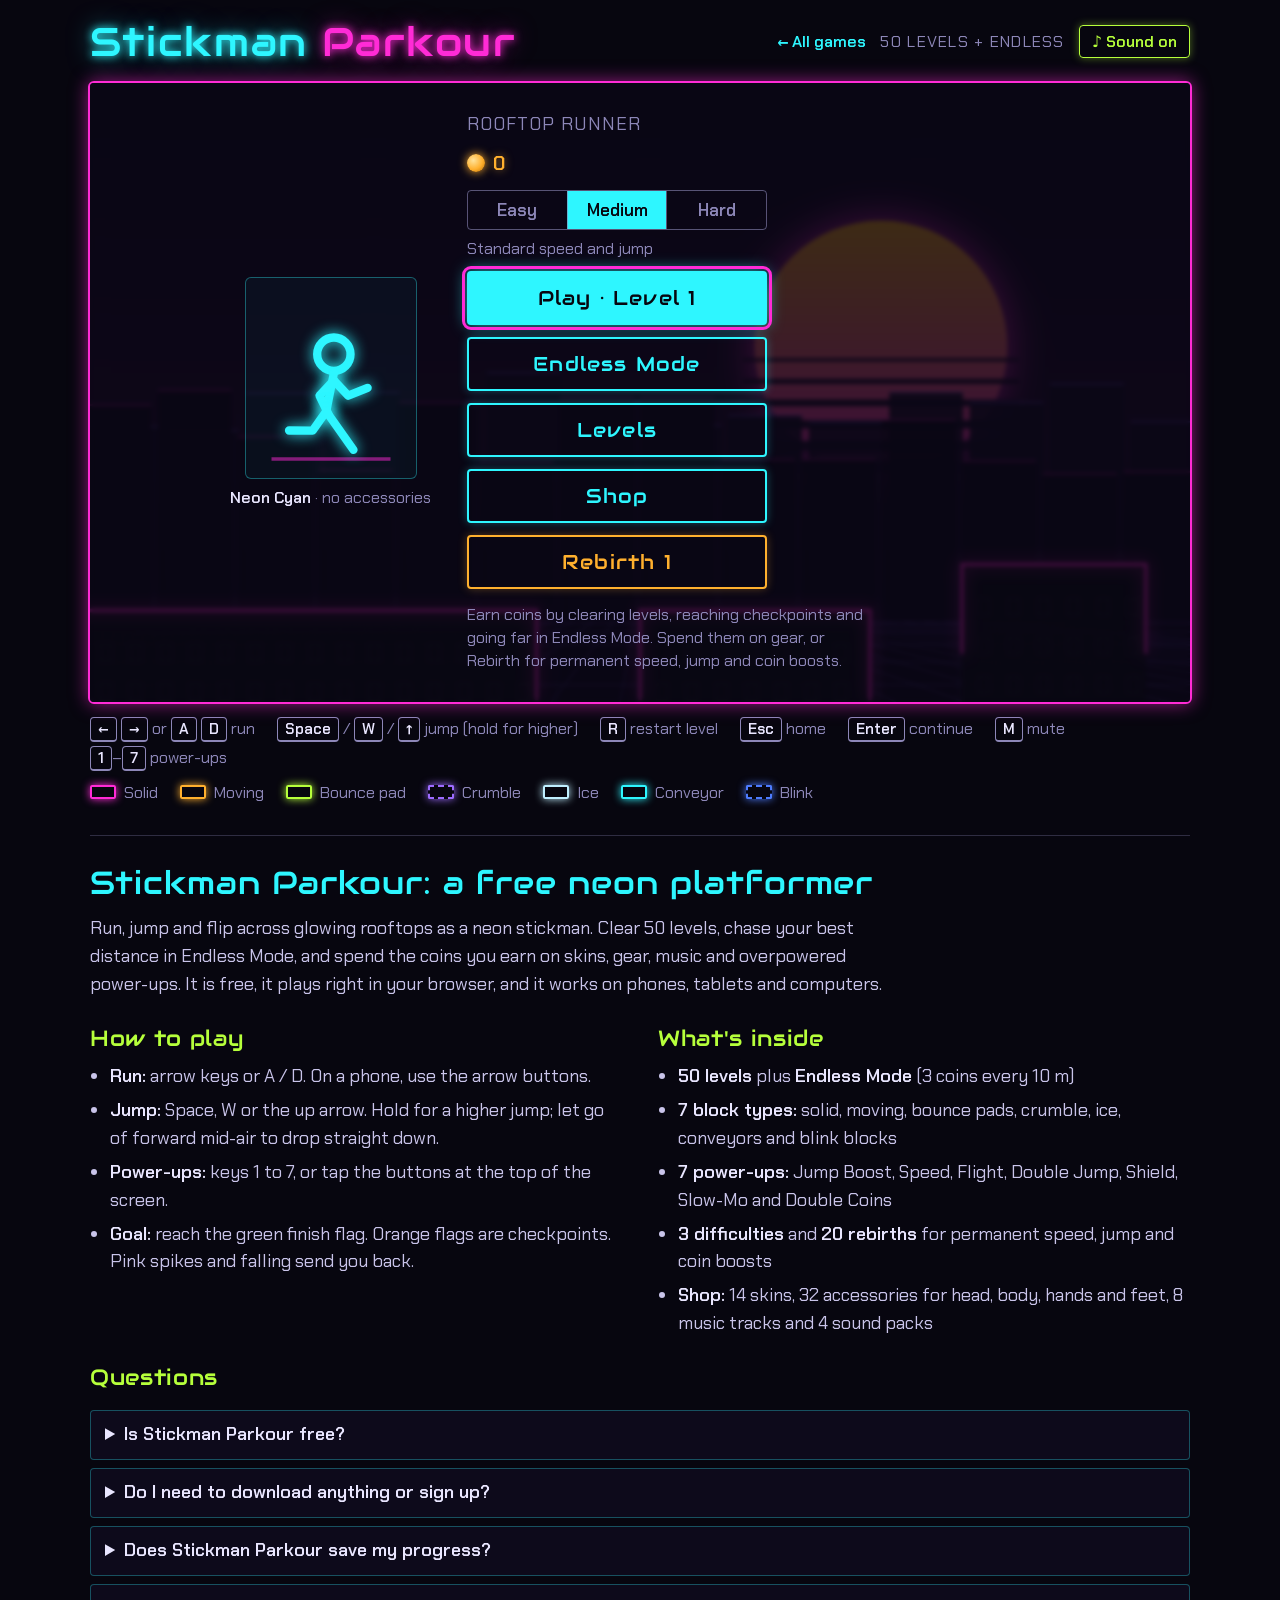
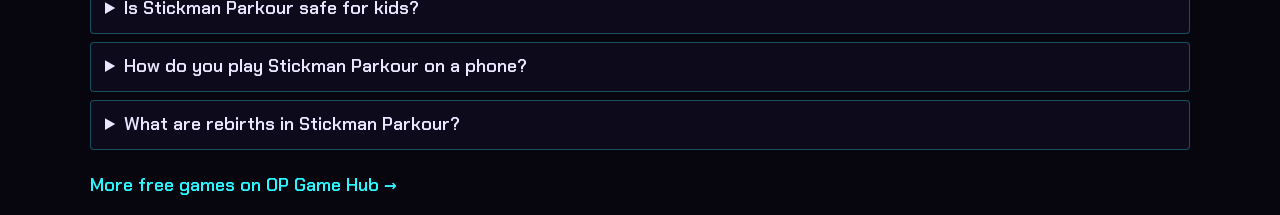
<file: stickman-parkour/index.html>
<!doctype html>
<html lang="en">
<head>
<meta charset="utf-8">
<meta name="viewport" content="width=device-width, initial-scale=1, viewport-fit=cover">
<!-- SEO -->
<meta name="description" content="Play Stickman Parkour free: a neon platformer with 50 levels, endless mode, power-ups and skins. No download, no sign-up. Works on phone and PC.">
<link rel="canonical" href="https://www.opgamehub.com/stickman-parkour/">
<meta name="robots" content="index, follow, max-image-preview:large">
<meta name="theme-color" content="#07060f">
<link rel="icon" href="/favicon.svg" type="image/svg+xml">
<link rel="apple-touch-icon" href="/apple-touch-icon.png">
<meta property="og:type" content="website">
<meta property="og:site_name" content="OP Game Hub">
<meta property="og:title" content="Stickman Parkour: Free Neon Platformer Game">
<meta property="og:description" content="Play Stickman Parkour free: a neon platformer with 50 levels, endless mode, power-ups and skins. No download, no sign-up. Works on phone and PC.">
<meta property="og:url" content="https://www.opgamehub.com/stickman-parkour/">
<meta property="og:image" content="https://www.opgamehub.com/stickman-parkour/og-image.jpg">
<meta property="og:image:width" content="1200">
<meta property="og:image:height" content="630">
<meta property="og:image:alt" content="A neon stickman jumping across glowing rooftops in Stickman Parkour">
<meta name="twitter:card" content="summary_large_image">
<meta name="twitter:title" content="Stickman Parkour: Free Neon Platformer Game">
<meta name="twitter:description" content="Play Stickman Parkour free: a neon platformer with 50 levels, endless mode, power-ups and skins. No download, no sign-up. Works on phone and PC.">
<meta name="twitter:image" content="https://www.opgamehub.com/stickman-parkour/og-image.jpg">
<script type="application/ld+json">{"@context": "https://schema.org", "@type": "VideoGame", "name": "Stickman Parkour", "url": "https://www.opgamehub.com/stickman-parkour/", "description": "Play Stickman Parkour free: a neon platformer with 50 levels, endless mode, power-ups and skins. No download, no sign-up. Works on phone and PC.", "image": "https://www.opgamehub.com/stickman-parkour/og-image.jpg", "inLanguage": "en", "genre": ["Platformer", "Parkour", "Arcade", "Endless runner"], "gamePlatform": ["Web browser", "PC", "Mobile"], "applicationCategory": "Game", "operatingSystem": "Any (runs in a web browser)", "playMode": "SinglePlayer", "isAccessibleForFree": true, "offers": {"@type": "Offer", "price": "0", "priceCurrency": "USD", "availability": "https://schema.org/InStock"}, "audience": {"@type": "PeopleAudience", "suggestedMinAge": 8}, "publisher": {"@type": "Organization", "name": "OP Game Hub", "url": "https://www.opgamehub.com/"}, "isPartOf": {"@type": "WebSite", "name": "OP Game Hub", "url": "https://www.opgamehub.com/"}}</script>
<script type="application/ld+json">{"@context": "https://schema.org", "@type": "BreadcrumbList", "itemListElement": [{"@type": "ListItem", "position": 1, "name": "OP Game Hub", "item": "https://www.opgamehub.com/"}, {"@type": "ListItem", "position": 2, "name": "Stickman Parkour", "item": "https://www.opgamehub.com/stickman-parkour/"}]}</script>
<script type="application/ld+json">{"@context": "https://schema.org", "@type": "FAQPage", "mainEntity": [{"@type": "Question", "name": "Is Stickman Parkour free?", "acceptedAnswer": {"@type": "Answer", "text": "Yes. Stickman Parkour is 100% free to play in your web browser. There is nothing to buy with real money. Coins are earned only by playing."}}, {"@type": "Question", "name": "Do I need to download anything or sign up?", "acceptedAnswer": {"@type": "Answer", "text": "No. The game runs right in your browser on a phone, tablet or computer. There is no download, no app store and no account needed."}}, {"@type": "Question", "name": "Does Stickman Parkour save my progress?", "acceptedAnswer": {"@type": "Answer", "text": "Yes. Your coins, unlocked levels, skins and rebirths save automatically in your browser on that device. Clearing your browser data, or switching to another device or browser, starts a fresh save."}}, {"@type": "Question", "name": "Is Stickman Parkour safe for kids?", "acceptedAnswer": {"@type": "Answer", "text": "Yes. There is no chat, and you never need to sign up or share personal information to play. It is a single-player game with cartoon stickman characters and no violence."}}, {"@type": "Question", "name": "How do you play Stickman Parkour on a phone?", "acceptedAnswer": {"@type": "Answer", "text": "On a phone or tablet, on-screen buttons appear: left and right arrows to run, a big jump button, and power-up buttons at the top of the screen."}}, {"@type": "Question", "name": "What are rebirths in Stickman Parkour?", "acceptedAnswer": {"@type": "Answer", "text": "A rebirth costs 1,000 coins and resets your coins, power-ups and level progress, but permanently gives your stickman 7.5% more speed, 7.5% higher jumps and 7.5% more coins from levels and Endless Mode. You can rebirth up to 20 times."}}]}</script>
<!-- /SEO -->
<style>
/* Base reset (matches the environment the game was built in) */
:root { padding-top: env(safe-area-inset-top, 0px); padding-bottom: env(safe-area-inset-bottom, 0px); box-sizing: border-box; }
body { margin: 0; }
img { max-width: 100%; }
[hidden] { display: none !important; }
</style>
<title>Stickman Parkour: Free Neon Platformer Game | OP Game Hub</title>
<meta name="claude:viewport-fit-sides" content="cover">
<link rel="preconnect" href="https://fonts.googleapis.com">
<link rel="stylesheet" href="https://fonts.googleapis.com/css2?family=Audiowide&family=Chakra+Petch:wght@400;600&display=swap">
<style>
/* Layout: one arcade cabinet — marquee title, glowing play screen with menu screens layered over it, control legend below. Single dark neon look. */
:root {
  --void: #07060f;
  --panel: #110e22;
  --cyan: #2ef6ff;
  --magenta: #ff2bd6;
  --lime: #b6ff3b;
  --amber: #ffb02e;
  --ink: #e9e6ff;
  --dim: #8d87b8;
  --display: "Audiowide", "Trebuchet MS", system-ui, sans-serif;
  --body: "Chakra Petch", "Segoe UI", system-ui, sans-serif;
  color-scheme: dark;
}
html { height: 100%; }
body { min-height: 100%; }
body {
  background: var(--void); color: var(--ink); font-family: var(--body); font-size: 16px;
  padding-left: max(16px, env(safe-area-inset-left, 0px)); padding-right: max(16px, env(safe-area-inset-right, 0px));
  padding-block: 16px; box-sizing: border-box;
  display: flex; flex-direction: column; align-items: center; gap: 14px; overflow-x: hidden;
}
header { width: 100%; max-width: 1100px; display: flex; justify-content: space-between; align-items: center; flex-wrap: wrap; gap: 8px 16px; }
h1 {
  font-family: var(--display); font-weight: 400; margin: 0; font-size: clamp(26px, 5vw, 40px); letter-spacing: .04em;
  color: var(--cyan); text-shadow: 0 0 8px var(--cyan), 0 0 24px rgba(46,246,255,.5);
}
h1 span { color: var(--magenta); text-shadow: 0 0 8px var(--magenta), 0 0 24px rgba(255,43,214,.5); }
.hdr-right { display: flex; align-items: center; gap: 14px; flex-wrap: wrap; }
.sub { color: var(--dim); font-size: 16px; letter-spacing: .08em; text-transform: uppercase; }
button { font-family: var(--body); }
button:focus-visible { outline: 3px solid var(--magenta); outline-offset: 2px; }
button.snd {
  font-weight: 600; font-size: 16px; color: var(--lime); background: transparent;
  border: 1.5px solid var(--lime); border-radius: 4px; padding: 5px 12px; cursor: pointer; box-shadow: 0 0 8px rgba(182,255,59,.4);
}
a.hub { color: var(--cyan); font-weight: 600; font-size: 16px; text-decoration: none; }
a.hub:hover { text-decoration: underline; }
a.hub:focus-visible { outline: 3px solid var(--magenta); outline-offset: 2px; }
button.snd[aria-pressed="false"] { color: var(--dim); border-color: var(--dim); box-shadow: none; }

.stage {
  position: relative; width: 100%; max-width: 1100px; aspect-ratio: 16 / 9; max-height: 78vh;
  border: 2px solid var(--magenta); border-radius: 6px; overflow: hidden;
  box-shadow: 0 0 18px rgba(255,43,214,.55), inset 0 0 30px rgba(255,43,214,.15);
  background: var(--panel); touch-action: none; user-select: none; -webkit-user-select: none;
}
@media (max-width: 640px) { .stage { aspect-ratio: 3 / 4; max-height: 80vh; } }
canvas#c { display: block; width: 100%; height: 100%; }

/* screens layered over the game */
.screen {
  position: absolute; inset: 0; overflow-y: auto; display: flex; flex-direction: column; align-items: center;
  justify-content: safe center; gap: 16px; padding: 22px; box-sizing: border-box;
  background: rgba(7,6,15,.78); backdrop-filter: blur(2px);
}
.screen h2 { font-family: var(--display); font-weight: 400; margin: 0; font-size: clamp(26px, 4.5vw, 40px); color: var(--lime); text-shadow: 0 0 10px var(--lime); text-wrap: balance; text-align: center; }
.screen p { margin: 0; font-size: 18px; max-width: 46ch; line-height: 1.5; text-align: center; }
.row { display: flex; gap: 12px; flex-wrap: wrap; justify-content: center; }
.topbar { width: 100%; max-width: 780px; display: flex; justify-content: space-between; align-items: center; gap: 12px; flex-wrap: wrap; }

.btn {
  font-family: var(--display); font-size: 20px; letter-spacing: .06em; border-radius: 4px; padding: 12px 26px; cursor: pointer;
  color: var(--void); background: var(--cyan); border: 2px solid var(--cyan); box-shadow: 0 0 16px rgba(46,246,255,.7);
}
.btn:hover { background: var(--lime); border-color: var(--lime); box-shadow: 0 0 16px var(--lime); }
.btn.ghost { color: var(--cyan); background: transparent; box-shadow: 0 0 10px rgba(46,246,255,.3); }
.btn.ghost:hover { color: var(--void); background: var(--cyan); }
.btn.small { font-size: 16px; padding: 7px 14px; }

.coins {
  display: inline-flex; align-items: center; gap: 8px; font-weight: 600; font-size: 20px; color: var(--amber);
  font-variant-numeric: tabular-nums; text-shadow: 0 0 8px rgba(255,176,46,.6);
}
.coin { width: 18px; height: 18px; border-radius: 50%; background: radial-gradient(circle at 35% 35%, #ffe39a, var(--amber) 55%, #b86a00); box-shadow: 0 0 10px var(--amber); flex: none; }

/* home */
.home { display: grid; grid-template-columns: auto minmax(0, 1fr); gap: 20px 36px; align-items: center; max-width: 820px; width: 100%; }
.home .pv { display: flex; flex-direction: column; align-items: center; gap: 8px; }
.home .pv canvas { width: 170px; height: 200px; border: 1.5px solid rgba(46,246,255,.35); border-radius: 6px; background: rgba(46,246,255,.04); }
.home .pv .eq { color: var(--dim); font-size: 16px; text-align: center; }
.home .pv .eq b { color: var(--ink); font-weight: 600; }
.home .menu { display: flex; flex-direction: column; gap: 14px; align-items: flex-start; min-width: 0; }
.home .menu .tag { font-size: 18px; color: var(--dim); letter-spacing: .06em; text-transform: uppercase; }
.home .menu .stack { display: flex; flex-direction: column; gap: 12px; width: 100%; max-width: 300px; }
.home .menu .note { font-size: 16px; color: var(--dim); line-height: 1.45; max-width: 40ch; }
@media (max-width: 640px) {
  .home { grid-template-columns: 1fr; justify-items: center; }
  .home .menu { align-items: center; text-align: center; }
  .home .pv canvas { width: 130px; height: 150px; }
}

/* levels */
.levels { display: grid; grid-template-columns: repeat(auto-fill, minmax(140px, 1fr)); gap: 12px; width: 100%; max-width: 780px; }
.lvl {
  display: flex; flex-direction: column; gap: 4px; text-align: left; padding: 14px; border-radius: 6px; cursor: pointer;
  background: rgba(46,246,255,.06); border: 1.5px solid var(--cyan); color: var(--ink); box-shadow: 0 0 10px rgba(46,246,255,.25);
}
.lvl:hover { background: rgba(46,246,255,.16); }
.lvl .n { font-family: var(--display); font-size: 28px; color: var(--cyan); }
.lvl .nm { font-weight: 600; font-size: 18px; }
.lvl .meta { font-size: 16px; color: var(--amber); font-variant-numeric: tabular-nums; }
.lvl:disabled { cursor: not-allowed; border-color: rgba(141,135,184,.4); background: transparent; box-shadow: none; opacity: .6; }
.lvl:disabled .n { color: var(--dim); }
.lvl:disabled .meta { color: var(--dim); }

/* shop */
.tabs { display: flex; gap: 8px; }
.tab { font-size: 18px; font-weight: 600; padding: 8px 18px; border-radius: 4px; cursor: pointer; color: var(--dim); background: transparent; border: 1.5px solid rgba(141,135,184,.5); }
.tab[aria-selected="true"] { color: var(--void); background: var(--magenta); border-color: var(--magenta); box-shadow: 0 0 12px rgba(255,43,214,.6); }
.grid { display: grid; grid-template-columns: repeat(auto-fill, minmax(130px, 1fr)); gap: 12px; width: 100%; max-width: 780px; }
.item {
  display: flex; flex-direction: column; align-items: center; gap: 6px; padding: 10px 8px 12px; border-radius: 6px; cursor: pointer;
  background: rgba(17,14,34,.9); border: 1.5px solid rgba(46,246,255,.35); color: var(--ink);
}
.item:hover { border-color: var(--cyan); box-shadow: 0 0 12px rgba(46,246,255,.4); }
.item canvas { width: 90px; height: 90px; }
.item .nm { font-weight: 600; font-size: 17px; }
.item .st { font-size: 16px; font-weight: 600; display: inline-flex; align-items: center; gap: 6px; font-variant-numeric: tabular-nums; }
.item .st .coin { width: 14px; height: 14px; }
.item.buy .st { color: var(--amber); }
.item.owned .st { color: var(--cyan); }
.item.equipped { border-color: var(--lime); box-shadow: 0 0 14px rgba(182,255,59,.5); }
.item.equipped .st { color: var(--lime); }
.item:disabled { cursor: not-allowed; opacity: .55; }
.item:disabled .st { color: var(--dim); }
.tabs { flex-wrap: wrap; justify-content: center; }
.ghead { grid-column: 1 / -1; font-family: var(--display); font-size: 20px; color: var(--cyan); letter-spacing: .04em; margin-top: 4px; }
.item.snd { cursor: default; text-align: center; }
.item.snd .ico { font-size: 34px; line-height: 1.2; color: var(--magenta); text-shadow: 0 0 10px var(--magenta); }
.item.snd .desc { font-size: 15px; color: var(--dim); min-height: 2.4em; line-height: 1.25; }
.srow { display: flex; flex-direction: column; gap: 6px; width: 100%; }
.srow button {
  font-size: 15px; font-weight: 600; padding: 6px 4px; border-radius: 4px; cursor: pointer; background: transparent;
  display: inline-flex; align-items: center; justify-content: center; gap: 5px;
}
.srow .pv { color: var(--ink); border: 1.5px solid rgba(233,230,255,.4); }
.srow .pv:hover { border-color: var(--ink); }
.item.snd.buy .act { border: 1.5px solid var(--amber); }
.item.snd.owned .act { border: 1.5px solid var(--cyan); }
.item.snd.equipped .act { border: 1.5px solid var(--lime); cursor: default; }
.srow .act:disabled { cursor: not-allowed; color: var(--dim); border-color: rgba(141,135,184,.5); }
.toast { min-height: 1.5em; font-size: 17px; color: var(--lime); text-align: center; }

/* result */
.stats { font-variant-numeric: tabular-nums; color: var(--amber); font-size: 20px; letter-spacing: .04em; text-align: center; }
.reward { display: flex; flex-direction: column; align-items: center; gap: 4px; font-size: 18px; }
.reward .coins { font-size: 26px; }
.reward .bonus { color: var(--lime); font-size: 16px; }

/* in-game buttons */
.hudbtn {
  position: absolute; top: 10px; left: 50%; transform: translateX(-50%); font-size: 16px; font-weight: 600;
  color: var(--cyan); background: rgba(7,6,15,.6); border: 1.5px solid var(--cyan); border-radius: 4px; padding: 5px 12px; cursor: pointer;
}
.stage:not(.playing) .hudbtn { display: none; }
.pubar {
  position: absolute; top: 48px; left: 50%; transform: translateX(-50%); display: flex; flex-wrap: wrap; justify-content: center;
  gap: 6px; width: max-content; max-width: calc(100% - 24px);
}
.stage:not(.playing) .pubar { display: none; }
.pu {
  display: inline-flex; align-items: center; gap: 5px; font-weight: 600; font-size: 16px; padding: 4px 8px; border-radius: 4px;
  cursor: pointer; background: rgba(7,6,15,.7); color: var(--c); border: 1.5px solid var(--c);
  font-variant-numeric: tabular-nums; white-space: nowrap; touch-action: manipulation;
}
.pu .k { font-size: 13px; opacity: .75; }
.pu.on { background: var(--c); color: var(--void); box-shadow: 0 0 14px var(--c); }
.pu.on .k { opacity: 1; }
.pu.empty { opacity: .45; }
@media (pointer: coarse) { .pu .k { display: none; } .pu { padding: 7px 9px; } }
.item.snd .count { font-size: 16px; color: var(--ink); font-variant-numeric: tabular-nums; }
.touch { position: absolute; inset: auto 0 0 0; display: none; justify-content: space-between; padding: 12px; pointer-events: none; }
.touch .grp { display: flex; gap: 12px; }
.touch button {
  pointer-events: auto; width: 68px; height: 68px; border-radius: 50%; font-size: 26px; font-family: var(--display);
  color: var(--cyan); background: rgba(46,246,255,.08); border: 2px solid var(--cyan); box-shadow: 0 0 10px rgba(46,246,255,.5); touch-action: none;
}
.touch button.jump { color: var(--magenta); border-color: var(--magenta); background: rgba(255,43,214,.1); box-shadow: 0 0 10px rgba(255,43,214,.5); width: 80px; height: 80px; }
.touch button.on { background: rgba(255,255,255,.2); }
@media (pointer: coarse) { .stage.playing .touch { display: flex; } }

.legend { width: 100%; max-width: 1100px; display: flex; flex-wrap: wrap; gap: 8px 22px; color: var(--dim); font-size: 16px; }
.diff { display: flex; border: 1.5px solid rgba(141,135,184,.6); border-radius: 4px; overflow: hidden; }
.diff button { flex: 1; padding: 8px 10px; font-size: 17px; font-weight: 600; background: transparent; color: var(--dim); border: 0; cursor: pointer; }
.diff button + button { border-left: 1.5px solid rgba(141,135,184,.6); }
.diff button:hover { color: var(--ink); }
.diff button[aria-pressed="true"] { color: var(--void); }
.diff button[data-diff="easy"][aria-pressed="true"] { background: var(--lime); box-shadow: inset 0 0 10px rgba(255,255,255,.3); }
.diff button[data-diff="medium"][aria-pressed="true"] { background: var(--cyan); }
.diff button[data-diff="hard"][aria-pressed="true"] { background: var(--magenta); }
.diffnote { font-size: 16px; color: var(--dim); margin-top: -4px; }
.rbtag { font-size: 17px; font-weight: 600; color: var(--amber); text-shadow: 0 0 8px rgba(255,176,46,.5); }
.btn.ghost.rb { color: var(--amber); border-color: var(--amber); box-shadow: 0 0 10px rgba(255,176,46,.3); }
.btn.ghost.rb:hover { color: var(--void); background: var(--amber); }
.rbtitle { color: var(--amber) !important; text-shadow: 0 0 10px var(--amber) !important; }
.rbstars { display: grid; grid-template-columns: repeat(10, auto); justify-content: center; gap: 4px 6px; font-size: 22px; line-height: 1; }
.rbstars span { color: rgba(141,135,184,.35); }
.rbstars span.on { color: var(--amber); text-shadow: 0 0 8px var(--amber); }
.rbgrid { display: grid; grid-template-columns: repeat(2, minmax(0, 1fr)); gap: 14px; width: 100%; max-width: 560px; }
.rbcol { display: flex; flex-direction: column; gap: 6px; padding: 14px 16px; border: 1.5px solid rgba(141,135,184,.5); border-radius: 6px; background: rgba(17,14,34,.85); }
.rbcol.next { border-color: var(--lime); box-shadow: 0 0 12px rgba(182,255,59,.3); }
.rbh { font-family: var(--display); font-size: 17px; color: var(--dim); letter-spacing: .04em; }
.rbcol.next .rbh { color: var(--lime); }
.rbrow { display: flex; justify-content: space-between; gap: 10px; font-size: 18px; }
.rbrow b { font-variant-numeric: tabular-nums; }
.rbcol.next .rbrow b { color: var(--lime); }
.rbwarn { max-width: 560px; font-size: 17px; line-height: 1.5; color: var(--ink); padding: 12px 16px; border-left: 3px solid var(--magenta); background: rgba(255,43,214,.08); }
.rbwarn b { color: var(--magenta); }
.rbwarn b + br + b, .rbwarn br + b { color: var(--lime); }
.btn.rbgo { background: var(--amber); border-color: var(--amber); box-shadow: 0 0 16px rgba(255,176,46,.7); }
.btn.rbgo.confirm { background: var(--magenta); border-color: var(--magenta); box-shadow: 0 0 16px var(--magenta); }
.btn.rbgo:disabled { background: transparent; color: var(--dim); border-color: rgba(141,135,184,.5); box-shadow: none; cursor: not-allowed; }
@media (max-width: 520px) { .rbgrid { grid-template-columns: 1fr; } }
.legend.blocks span { display: inline-flex; align-items: center; gap: 8px; }
.sw { width: 22px; height: 10px; border: 2px solid var(--c); border-radius: 2px; box-shadow: 0 0 8px var(--c); display: inline-block; }
.sw.dash { border-style: dashed; }
.lvl .tg { font-size: 15px; color: var(--lime); }
kbd { font-family: var(--body); font-weight: 600; color: var(--ink); border: 1px solid var(--dim); border-bottom-width: 2px; border-radius: 4px; padding: 1px 7px; font-size: 15px; }
/* About / SEO content below the game */
.about { width: 100%; max-width: 1100px; display: flex; flex-direction: column; gap: 22px; margin-top: 18px; padding-top: 22px; border-top: 1px solid rgba(141,135,184,.3); font-size: 18px; line-height: 1.55; }
.about .ab-h1 { margin: 0 0 8px; font-family: var(--display); font-weight: 400; font-size: clamp(24px, 3.4vw, 32px); color: var(--cyan); text-wrap: balance; }
.about h2 { margin: 0 0 8px; font-family: var(--display); font-weight: 400; font-size: 22px; color: var(--lime); letter-spacing: .03em; }
.about p { margin: 0; max-width: 72ch; }
.about ul { margin: 0; padding-left: 20px; display: flex; flex-direction: column; gap: 6px; }
.about b { color: var(--ink); font-weight: 600; }
.about li, .about .ab-intro p, .about details p { color: #c9c4ea; }
.ab-cols { display: grid; grid-template-columns: repeat(auto-fit, minmax(min(100%, 320px), 1fr)); gap: 22px 36px; }
.ab-cols > section { min-width: 0; }
.ab-faq { display: flex; flex-direction: column; gap: 8px; }
.ab-faq details { border: 1px solid rgba(46,246,255,.3); border-radius: 4px; padding: 10px 14px; background: rgba(17,14,34,.7); }
.ab-faq summary { cursor: pointer; font-weight: 600; color: var(--ink); }
.ab-faq summary:focus-visible { outline: 3px solid var(--magenta); outline-offset: 2px; }
.ab-faq details p { margin-top: 8px; }
.ab-more a { color: var(--cyan); font-weight: 600; text-decoration: none; }
.ab-more a:hover { text-decoration: underline; }
@media (prefers-reduced-motion: reduce) { * { animation: none !important; transition: none !important; } }
</style>
</head>
<body>

<header>
  <h1>Stickman <span>Parkour</span></h1>
  <div class="hdr-right">
    <a class="hub" href="../">← All games</a>
    <div class="sub">50 levels + endless</div>
    <button class="snd" id="sndBtn" aria-pressed="true">♪ Sound on</button>
  </div>
</header>

<div class="stage" id="stage">
  <canvas id="c"></canvas>
  <button class="hudbtn" id="homeBtn">⌂ Home</button>
  <div class="pubar" id="pubar" aria-label="Power-ups"></div>
  <div class="touch" id="touch">
    <div class="grp"><button id="tl" aria-label="Move left">◀</button><button id="tr" aria-label="Move right">▶</button></div>
    <div class="grp"><button id="tj" class="jump" aria-label="Jump">▲</button></div>
  </div>

  <section class="screen" id="scrHome">
    <div class="home">
      <div class="pv">
        <canvas id="homePv" width="170" height="200"></canvas>
        <div class="eq" id="homeEq"></div>
      </div>
      <div class="menu">
        <div class="tag">Rooftop runner</div>
        <span class="coins"><span class="coin"></span><span id="homeCoins">0</span></span>
        <div class="rbtag" id="rbTag" hidden></div>
        <div class="stack">
          <div class="diff" role="group" aria-label="Difficulty">
            <button data-diff="easy" aria-pressed="false">Easy</button>
            <button data-diff="medium" aria-pressed="true">Medium</button>
            <button data-diff="hard" aria-pressed="false">Hard</button>
          </div>
          <div class="diffnote" id="diffNote"></div>
          <button class="btn" id="playBtn">Play</button>
          <button class="btn ghost" id="endlessBtn">Endless Mode</button>
          <button class="btn ghost" id="levelsBtn">Levels</button>
          <button class="btn ghost" id="shopBtn">Shop</button>
          <button class="btn ghost rb" id="rebirthBtn">Rebirth</button>
        </div>
        <div class="note">Earn coins by clearing levels, reaching checkpoints and going far in Endless Mode. Spend them on gear, or Rebirth for permanent speed, jump and coin boosts.</div>
      </div>
    </div>
  </section>

  <section class="screen" id="scrLevels" hidden>
    <div class="topbar">
      <button class="btn ghost small" data-home>← Home</button>
      <span class="coins"><span class="coin"></span><span class="coinNum">0</span></span>
    </div>
    <h2>Choose a Level</h2>
    <div class="levels" id="levelGrid"></div>
  </section>

  <section class="screen" id="scrShop" hidden>
    <div class="topbar">
      <button class="btn ghost small" data-home>← Home</button>
      <span class="coins"><span class="coin"></span><span class="coinNum">0</span></span>
    </div>
    <h2>Shop</h2>
    <div class="tabs" role="tablist">
      <button class="tab" role="tab" id="tabSkins" aria-selected="true">Skins</button>
      <button class="tab" role="tab" id="tabAcc" aria-selected="false">Accessories</button>
      <button class="tab" role="tab" id="tabPU" aria-selected="false">Power-ups</button>
      <button class="tab" role="tab" id="tabSnd" aria-selected="false">Sounds</button>
    </div>
    <div class="toast" id="toast" aria-live="polite"></div>
    <div class="grid" id="shopGrid"></div>
  </section>

  <section class="screen" id="scrRebirth" hidden>
    <div class="topbar">
      <button class="btn ghost small" data-home>← Home</button>
      <span class="coins"><span class="coin"></span><span class="coinNum">0</span></span>
    </div>
    <h2 class="rbtitle">Rebirth</h2>
    <div class="rbstars" id="rbStars" aria-hidden="true"></div>
    <div class="rbgrid">
      <div class="rbcol">
        <div class="rbh">Now</div>
        <div class="rbrow"><span>Rebirths</span><b id="rbNow">0 / 20</b></div>
        <div class="rbrow"><span>Speed</span><b id="rbSpdNow">+0%</b></div>
        <div class="rbrow"><span>Jump height</span><b id="rbJmpNow">+0%</b></div>
        <div class="rbrow"><span>Coin income</span><b id="rbIncNow">+0%</b></div>
      </div>
      <div class="rbcol next">
        <div class="rbh">After rebirth</div>
        <div class="rbrow"><span>Rebirths</span><b id="rbNext">1 / 20</b></div>
        <div class="rbrow"><span>Speed</span><b id="rbSpdNext">+7.5%</b></div>
        <div class="rbrow"><span>Jump height</span><b id="rbJmpNext">+7.5%</b></div>
        <div class="rbrow"><span>Coin income</span><b id="rbIncNext">+7.5%</b></div>
      </div>
    </div>
    <div class="rbwarn">
      <b>You lose:</b> all coins, all power-ups, and level progress (back to Level 1, checkpoint coins can be earned again).<br>
      <b>You keep:</b> skins, accessories, sounds, difficulty and your best Endless distance.
    </div>
    <button class="btn rbgo" id="rbGo">Rebirth</button>
    <div class="toast" id="rbMsg" aria-live="polite"></div>
  </section>

  <section class="screen" id="scrResult" hidden>
    <h2 id="resTitle">Level Cleared</h2>
    <p id="resText"></p>
    <div class="stats" id="resStats"></div>
    <div class="reward">
      <span class="coins"><span class="coin"></span><span id="resCoins">+0</span></span>
      <span class="bonus" id="resBonus"></span>
    </div>
    <div class="row">
      <button class="btn" id="resNext">Next Level</button>
      <button class="btn ghost" id="resHome">Home</button>
    </div>
  </section>
</div>

<div class="legend">
  <span><kbd>←</kbd> <kbd>→</kbd> or <kbd>A</kbd> <kbd>D</kbd> run</span>
  <span><kbd>Space</kbd> / <kbd>W</kbd> / <kbd>↑</kbd> jump (hold for higher)</span>
  <span><kbd>R</kbd> restart level</span>
  <span><kbd>Esc</kbd> home</span>
  <span><kbd>Enter</kbd> continue</span>
  <span><kbd>M</kbd> mute</span>
  <span><kbd>1</kbd>–<kbd>7</kbd> power-ups</span>
</div>
<div class="legend blocks" aria-label="Block types">
  <span><i class="sw" style="--c:#ff2bd6"></i>Solid</span>
  <span><i class="sw" style="--c:#ffb02e"></i>Moving</span>
  <span><i class="sw" style="--c:#b6ff3b"></i>Bounce pad</span>
  <span><i class="sw dash" style="--c:#9d6bff"></i>Crumble</span>
  <span><i class="sw" style="--c:#bfefff"></i>Ice</span>
  <span><i class="sw" style="--c:#2ef6ff"></i>Conveyor</span>
  <span><i class="sw dash" style="--c:#4d7cff"></i>Blink</span>
</div>

<!-- ABOUT -->
<main class="about" id="about">
  <section class="ab-intro">
    <h2 class="ab-h1">Stickman Parkour: a free neon platformer</h2>
    <p>Run, jump and flip across glowing rooftops as a neon stickman. Clear 50 levels, chase your best distance in Endless Mode, and spend the coins you earn on skins, gear, music and overpowered power-ups. It is free, it plays right in your browser, and it works on phones, tablets and computers.</p>
  </section>
  <div class="ab-cols">
    <section>
      <h2>How to play</h2>
      <ul>
        <li><b>Run:</b> arrow keys or A / D. On a phone, use the arrow buttons.</li>
        <li><b>Jump:</b> Space, W or the up arrow. Hold for a higher jump; let go of forward mid-air to drop straight down.</li>
        <li><b>Power-ups:</b> keys 1 to 7, or tap the buttons at the top of the screen.</li>
        <li><b>Goal:</b> reach the green finish flag. Orange flags are checkpoints. Pink spikes and falling send you back.</li>
      </ul>
    </section>
    <section>
      <h2>What's inside</h2>
      <ul>
        <li><b>50 levels</b> plus <b>Endless Mode</b> (3 coins every 10 m)</li>
        <li><b>7 block types:</b> solid, moving, bounce pads, crumble, ice, conveyors and blink blocks</li>
        <li><b>7 power-ups:</b> Jump Boost, Speed, Flight, Double Jump, Shield, Slow-Mo and Double Coins</li>
        <li><b>3 difficulties</b> and <b>20 rebirths</b> for permanent speed, jump and coin boosts</li>
        <li><b>Shop:</b> 14 skins, 32 accessories for head, body, hands and feet, 8 music tracks and 4 sound packs</li>
      </ul>
    </section>
  </div>
  <section class="ab-faq">
    <h2>Questions</h2>
      <details><summary>Is Stickman Parkour free?</summary><p>Yes. Stickman Parkour is 100% free to play in your web browser. There is nothing to buy with real money. Coins are earned only by playing.</p></details>
      <details><summary>Do I need to download anything or sign up?</summary><p>No. The game runs right in your browser on a phone, tablet or computer. There is no download, no app store and no account needed.</p></details>
      <details><summary>Does Stickman Parkour save my progress?</summary><p>Yes. Your coins, unlocked levels, skins and rebirths save automatically in your browser on that device. Clearing your browser data, or switching to another device or browser, starts a fresh save.</p></details>
      <details><summary>Is Stickman Parkour safe for kids?</summary><p>Yes. There is no chat, and you never need to sign up or share personal information to play. It is a single-player game with cartoon stickman characters and no violence.</p></details>
      <details><summary>How do you play Stickman Parkour on a phone?</summary><p>On a phone or tablet, on-screen buttons appear: left and right arrows to run, a big jump button, and power-up buttons at the top of the screen.</p></details>
      <details><summary>What are rebirths in Stickman Parkour?</summary><p>A rebirth costs 1,000 coins and resets your coins, power-ups and level progress, but permanently gives your stickman 7.5% more speed, 7.5% higher jumps and 7.5% more coins from levels and Endless Mode. You can rebirth up to 20 times.</p></details>
  </section>
  <p class="ab-more"><a href="../">More free games on OP Game Hub →</a></p>
</main>
<!-- /ABOUT -->


<script>
(() => {
const C = { cyan:'#2ef6ff', magenta:'#ff2bd6', lime:'#b6ff3b', amber:'#ffb02e', violet:'#8a5bff', ink:'#e9e6ff', bg:'#0b0918' };
const VIEW_H = 540;
const GRAV = 1900, COYOTE = 0.1, BUFFER = 0.12;
// Difficulty: run speed and jump strength. Acceleration and friction scale with run speed so control feels the same.
const DIFFS = {
  easy:   { name:'Easy',   run:250, jump:820, note:'Slower run, higher jump', color:'#b6ff3b' },
  medium: { name:'Medium', run:330, jump:720, note:'Standard speed and jump', color:'#2ef6ff' },
  hard:   { name:'Hard',   run:420, jump:720, note:'Faster run, same jump',   color:'#ff2bd6' },
};
let RUN, ACC, AIR_ACC, FRICTION, JUMP;
// Rebirths: each one adds +7.5% run speed and +7.5% jump height (stacking additively, up to +150% at 20)
const REBIRTH_MAX = 20, REBIRTH_STEP = 0.075;
const rebirthCost = n => 1000;                    // every rebirth costs 1,000 coins
const rebirthMult = n => 1 + REBIRTH_STEP * n;
// rb = rebirth multiplier. Jump height grows with the square of launch speed, so speed gets √rb to raise height by rb.
function applyDiff(id, rb = 1) {
  const d = DIFFS[id] || DIFFS.medium, k = (d.run / 330) * rb;
  RUN = d.run * rb; JUMP = d.jump * Math.sqrt(rb); ACC = 2800 * k; AIR_ACC = 1900 * k; FRICTION = 2600 * k;
}
applyDiff('medium');
const PW = 20, PH = 50;
const BOUNCE = 1150;                         // bounce pad launch speed
const CRUMBLE_TIME = 0.55, CRUMBLE_BACK = 2.5; // seconds until a crumble block breaks / comes back
const BLINK_ON = 2.0, BLINK_OFF = 1.3;        // blink block cycle
const PCOL = { solid:'#ff2bd6', move:'#ffb02e', bounce:'#b6ff3b', crumble:'#9d6bff', ice:'#bfefff', conv:'#2ef6ff', blink:'#4d7cff' };

// ---- Economy ----
const CHECKPOINT_COINS = 15;              // paid the first time you reach each checkpoint
const levelCoins = i => 20 + 10 * (i + 1); // paid every time you clear a level
const FLAWLESS_BONUS = 15;                // clear without dying
const COIN_EVERY = 500;                   // endless: coins are paid every 500 px (10 m) of new distance
const COINS_PER_STEP = 3;                 // endless: coins paid each time
const ENDLESS_CP = 5;                     // endless: coins per checkpoint
const LIVES = 3;                          // endless: lives per run
const PX_PER_M = 50;

const SKINS = [
  { id:'cyan',    name:'Neon Cyan',   price:0,   color:'#2ef6ff' },
  { id:'pink',    name:'Hot Pink',    price:40,  color:'#ff2bd6' },
  { id:'lime',    name:'Toxic Lime',  price:60,  color:'#b6ff3b' },
  { id:'ice',     name:'Ice Blue',    price:70,  color:'#9fe8ff' },
  { id:'amber',   name:'Solar Amber', price:90,  color:'#ffb02e' },
  { id:'crimson', name:'Crimson',     price:100, color:'#ff3b5c' },
  { id:'violet',  name:'Ultraviolet', price:120, color:'#9d6bff' },
  { id:'mint',    name:'Mint',        price:130, color:'#5dffc6' },
  { id:'ghost',   name:'Ghost',       price:180, color:'#f4f2ff', ghost:true },
  { id:'sunset',  name:'Sunset',      price:220, pulse:['#ff2bd6', '#ffb02e'] },
  { id:'gold',    name:'Gold',        price:250, color:'#ffd84a' },
  { id:'shadow',  name:'Shadow',      price:260, color:'#3a3258', glow:'#ff2bd6' },
  { id:'rainbow', name:'Rainbow',     price:300, rainbow:true },
  { id:'glitch',  name:'Glitch',      price:350, glitch:true },
];
const ACCS = [
  { id:'none',       name:'None',       price:0 },
  { id:'headband',   name:'Headband',   price:30 },
  { id:'bowtie',     name:'Bow Tie',    price:40 },
  { id:'shades',     name:'Shades',     price:50 },
  { id:'antenna',    name:'Antenna',    price:60 },
  { id:'cap',        name:'Cap',        price:70 },
  { id:'partyhat',   name:'Party Hat',  price:80 },
  { id:'headphones', name:'Headphones', price:90 },
  { id:'halo',       name:'Halo',       price:100 },
  { id:'horns',      name:'Horns',      price:120 },
  { id:'scarf',      name:'Scarf',      price:140 },
  { id:'cape',       name:'Cape',       price:180 },
  { id:'crown',      name:'Crown',      price:220 },
  { id:'wings',      name:'Wings',      price:260 },
];
const BACK_ACCS = new Set(['cape', 'wings']); // drawn behind the body
// Gear for the rest of the body: one item per slot, each equipped separately
const BODY_GEAR = [
  { id:'none',     name:'None',     price:0 },
  { id:'belt',     name:'Belt',     price:40 },
  { id:'sash',     name:'Sash',     price:60 },
  { id:'medal',    name:'Medal',    price:70 },
  { id:'backpack', name:'Backpack', price:90 },
  { id:'armor',    name:'Armor',    price:150 },
  { id:'jetpack',  name:'Jetpack',  price:200 },
];
const HAND_GEAR = [
  { id:'none',       name:'None',          price:0 },
  { id:'wristbands', name:'Wristbands',    price:30 },
  { id:'gloves',     name:'Gloves',        price:50 },
  { id:'boxing',     name:'Boxing Gloves', price:110 },
  { id:'claws',      name:'Claws',         price:120 },
  { id:'torch',      name:'Torch',         price:140 },
  { id:'blade',      name:'Neon Blade',    price:220 },
];
const FOOT_GEAR = [
  { id:'none',     name:'None',         price:0 },
  { id:'sneakers', name:'Sneakers',     price:40 },
  { id:'boots',    name:'Boots',        price:60 },
  { id:'flippers', name:'Flippers',     price:80 },
  { id:'skates',   name:'Roller Skates', price:100 },
  { id:'springs',  name:'Spring Shoes', price:130 },
  { id:'rocket',   name:'Rocket Boots', price:200 },
];
const BACK_BODY = new Set(['backpack', 'jetpack']);
// shop sections inside the Accessories tab: [save key, item list, heading]
const GEAR_SLOTS = [['acc', null, 'Head & back'], ['body', BODY_GEAR, 'Body'], ['hands', HAND_GEAR, 'Hands'], ['feet', FOOT_GEAR, 'Feet']];

// Music tracks. Patterns are 16 steps: x = hit, o = bass an octave up, . = rest.
const TRACKS = [
  { id:'synth', name:'Synthwave', price:0, desc:'The original neon drive', bpm:112,
    chords:[[57,60,64],[53,57,60],[55,60,64],[55,59,62]], bass:[33,29,36,31], bassWave:'sawtooth', bassCut:520, bassPat:'x.o.x.o.x.o.x.o.',
    arpWave:'square', arpVol:0.07, arpPat:'xxxxxxxxxxxxxxxx', arpOct:12, padWave:'triangle', padVol:0.06,
    kick:'x...x...x...x...', snare:'....x.......x...', hat:'.x.x.x.x.x.x.x.x',
    lead:[76,null,74,72,null,72,74,null,69,null,72,null,71,null,67,null], leadWave:'sawtooth' },
  { id:'chip', name:'Chiptune', price:80, desc:'Fast 8-bit adventure', bpm:138,
    chords:[[60,64,67],[55,59,62],[57,60,64],[53,57,60]], bass:[36,31,33,29], bassWave:'triangle', bassCut:3000, bassPat:'xoxoxoxoxoxoxoxo', bassLen:0.9,
    arpWave:'square', arpVol:0.05, arpPat:'xxxxxxxxxxxxxxxx', arpOct:24,
    kick:'x.......x.......', snare:'....x.......x...', hat:'x.x.x.x.x.x.x.x.',
    lead:[72,null,76,null,79,null,76,null,74,null,72,null,71,null,67,null], leadWave:'square' },
  { id:'lofi', name:'Lo-fi Chill', price:120, desc:'Slow, mellow beats', bpm:82, soft:true,
    chords:[[53,57,60,64],[52,55,59,62],[50,53,57,60],[48,52,55,59]], bass:[29,28,26,24], bassWave:'sine', bassCut:800, bassPat:'x.....x...x.....', bassLen:5,
    arpWave:'triangle', arpVol:0.06, arpPat:'x.....x.....x...', arpOct:12, padWave:'sine', padVol:0.08,
    kick:'x.......x.x.....', snare:'....x.......x...', hat:'..x...x...x...x.', lead:null },
  { id:'dnb', name:'Drum & Bass', price:160, desc:'Rolling breakbeats', bpm:170,
    chords:[[57,60,64],[57,60,64],[53,57,60],[55,59,62]], bass:[33,33,29,31], bassWave:'sine', bassCut:500, bassPat:'x.......x.....x.', bassLen:6,
    arpVol:0, arpPat:'', padWave:'sawtooth', padVol:0.035,
    kick:'x.........x.....', snare:'....x..x....x...', hat:'xxxxxxxxxxxxxxxx', hatVol:0.06,
    lead:[null,null,76,null,null,null,74,null,null,null,72,null,null,null,69,null], leadWave:'triangle' },
  { id:'dark', name:'Dark Techno', price:200, desc:'Heavy four-on-the-floor', bpm:128,
    chords:[[57,60,64],[57,60,64],[55,58,62],[53,57,60]], bass:[33,33,31,29], bassWave:'sawtooth', bassCut:420, bassPat:'..x...x...x...x.', bassLen:1.2,
    arpWave:'square', arpVol:0.05, arpPat:'x..x..x..x..x.x.', arpOct:12,
    kick:'x...x...x...x...', snare:'....x.......x...', hat:'..x...x...x...x.', openHat:true, lead:null },
  // Guitar tracks: gtr = chord root per bar, gtrChord = intervals, gtrPat x = full strum, m = palm-muted chug
  { id:'funk', name:'Funk', price:350, desc:'Slap bass and choppy guitar', bpm:108,
    chords:[[52,56,59,62],[52,56,59,62],[57,61,64,67],[55,59,62,65]], bass:[28,28,33,31], bassWave:'sawtooth', bassCut:900,
    bassPat:'x..o.x.ox..o.xo.', bassLen:0.8,
    gtr:[64,64,69,67], gtrChord:[0,4,10,14], gtrPat:'..x...x...x.x..x', gtrWave:'square', gtrVol:0.05, gtrLen:0.5, gtrCut:2600,
    kick:'x.....x...x.....', snare:'....x.......x...', hat:'xxxxxxxxxxxxxxxx', hatVol:0.07,
    lead:[null,null,76,79,null,76,null,74,null,null,71,null,74,null,76,null], leadWave:'square' },
  { id:'rock', name:'Rock', price:450, desc:'Power chords and big drums', bpm:140,
    chords:[[52,59,64],[48,55,60],[55,62,67],[50,57,62]], bass:[28,24,31,26], bassWave:'sawtooth', bassCut:700, bassPat:'x.x.x.x.x.x.x.x.', bassLen:1.6,
    gtr:[40,36,43,38], gtrChord:[0,7,12], gtrPat:'x.x.x.x.x.x.x.x.', gtrDist:true, gtrVol:0.09, gtrLen:1.8,
    kick:'x.....x.x.......', snare:'....x.......x...', hat:'x.x.x.x.x.x.x.x.',
    lead:[76,null,79,null,81,null,79,76,null,74,null,76,null,null,74,null], leadWave:'sawtooth', leadDist:true },
  { id:'metal', name:'Heavy Metal', price:600, desc:'Fast chugs and double kick', bpm:168,
    chords:[[52,59,64],[52,59,64],[53,60,65],[50,57,62]], bass:[28,28,29,26], bassWave:'sawtooth', bassCut:600, bassPat:'xxx.xxx.xx.xxxx.', bassLen:0.8,
    gtr:[40,40,41,38], gtrChord:[0,7,12], gtrPat:'xmmmxmmmxmmmxmxm', gtrDist:true, gtrVol:0.09, gtrLen:0.9,
    kick:'xxxxxxxxxxxxxxxx', kickVol:0.55, snare:'....x.......x...', hat:'x...x...x...x...', openHat:true,
    lead:[76,75,76,null,79,null,76,75,72,null,71,null,72,71,69,null], leadWave:'sawtooth', leadDist:true },
];
// Effect tones: each pack overrides the most frequent sounds (jump, land, die, bounce).
const FXPACKS = [
  { id:'neon',   name:'Neon',   price:0,  desc:'Soft synth zaps' },
  { id:'8bit',   name:'8-Bit',  price:50, desc:'Classic arcade bleeps' },
  { id:'laser',  name:'Laser',  price:70, desc:'Pew-pew sci-fi' },
  { id:'bubble', name:'Bubble', price:90, desc:'Round, bubbly pops' },
];

// Platform: [x, y, w, opts]. opts.m = {ax, ay, sp} moving; opts.t = 'bounce' | 'crumble' | 'ice' | 'conv' (opts.v speed) | 'blink' (opts.ph offset)
// spikes: [x, y, w]; checkpoints: [x, y]; intro: [title, line, color] shown at level start
const B = { t:'bounce' }, CR = { t:'crumble' }, ICE = { t:'ice' };
const CONV = v => ({ t:'conv', v }), BL = ph => ({ t:'blink', ph });
const LEVELS = [
  { name: 'Warm-Up', start:[60,460],
    plats: [[0,460,420],[510,460,200],[790,420,160],[1030,380,150],[1260,420,180],[1520,460,150],[1750,400,130],[1960,340,150],[2190,400,320]],
    spikes: [], checks: [], finish:[2440,400],
    intro: ['WARM-UP', 'Run with ← →, jump with Space. Power-ups on keys 1–7', '#2ef6ff'] },
  { name: 'Rooftops', start:[60,440],
    plats: [[0,440,300],[390,400,120],[600,350,110],[800,400,110],[990,440,260],[1340,380,100],[1530,320,100],[1720,380,140],[1950,440,280],[2320,380,110],[2520,320,110],[2720,380,320]],
    spikes: [[1160,440,50],[2050,440,60]], checks: [[1005,440]], finish:[2960,380],
    intro: ['WATCH OUT: SPIKES', 'Pink spikes send you back to the last checkpoint', '#ff2bd6'], tag: 'New: spikes' },
  { name: 'Moving Lines', start:[60,440],
    plats: [[0,440,280],[370,420,120,{m:{ax:90,ay:0,sp:1.2}}],[700,380,110],[900,330,110,{m:{ax:0,ay:70,sp:1.4}}],[1110,400,260],
            [1460,400,110,{m:{ax:120,ay:0,sp:1.1}}],[1820,360,110],[2020,300,110,{m:{ax:0,ay:80,sp:1.6}}],[2230,360,300]],
    spikes: [[1280,400,60],[2330,360,50]], checks: [[1125,400]], finish:[2470,360],
    intro: ['NEW BLOCK: MOVING', 'Orange platforms carry you along', '#ffb02e'], tag: 'New: moving' },
  { name: 'Spike Alley', start:[60,440],
    plats: [[0,440,240],[330,440,420],[840,390,90],[1020,340,90],[1200,290,90],[1380,340,420],[1890,390,100,{m:{ax:100,ay:0,sp:1.5}}],[2180,340,90],[2360,290,360]],
    spikes: [[430,440,50],[580,440,50],[1560,340,50],[1700,340,50],[2460,290,40],[2570,290,40]], checks: [[1395,340]], finish:[2680,290] },
  { name: 'Overdrive', start:[60,440],
    plats: [[0,440,220],[310,400,90,{m:{ax:0,ay:60,sp:2}}],[490,340,90],[670,280,90,{m:{ax:80,ay:0,sp:1.8}}],[930,330,300],
            [1320,330,90,{m:{ax:110,ay:0,sp:1.6}}],[1650,290,90],[1830,240,90,{m:{ax:0,ay:90,sp:1.7}}],[2010,320,90],[2190,380,280],
            [2560,330,90,{m:{ax:90,ay:40,sp:1.9}}],[2860,280,90],[3040,330,330]],
    spikes: [[1130,330,60],[2370,380,60],[3140,330,40]], checks: [[945,330],[2205,380]], finish:[3320,330] },
  { name: 'Bounce House', start:[60,460],
    plats: [[0,460,300],[380,460,90,B],[590,210,240],[920,300,120],[1130,460,100,B],[1350,210,220],[1650,300,130],
            [1870,460,90,B],[2080,210,220],[2390,320,200],[2680,400,90,B],[2890,170,320]],
    spikes: [[2490,320,40]], checks: [[1665,300]], finish:[3150,170],
    intro: ['NEW BLOCK: BOUNCE PAD', 'Land on it to launch sky-high', '#b6ff3b'], tag: 'New: bounce pads' },
  { name: 'Crumble Run', start:[60,440],
    plats: [[0,440,260],[350,440,110,CR],[550,400,110,CR],[750,360,110,CR],[950,400,240],[1280,360,90,CR],[1460,320,90,CR],
            [1640,280,90,CR],[1820,340,110],[2020,380,100,CR],[2210,380,100,CR],[2400,340,300]],
    spikes: [[1110,400,40],[2500,340,40]], checks: [[965,400]], finish:[2640,340],
    intro: ['NEW BLOCK: CRUMBLE', 'Breaks half a second after you land, so keep moving', '#9d6bff'], tag: 'New: crumble blocks' },
  { name: 'Ice Rink', start:[60,440],
    plats: [[0,440,260],[350,440,300,ICE],[740,400,200,ICE],[1030,360,140],[1260,360,320,ICE],[1670,320,110],
            [1870,380,260,ICE],[2220,340,140],[2450,300,90,ICE],[2630,360,320]],
    spikes: [[500,440,40],[1460,360,40],[1980,380,40]], checks: [[1275,360]], finish:[2890,360],
    intro: ['NEW BLOCK: ICE', 'Slippery. Hard to stop and hard to turn', '#bfefff'], tag: 'New: ice' },
  { name: 'Conveyor City', start:[60,440],
    plats: [[0,440,240],[330,440,260,CONV(-140)],[680,400,100,BL(0)],[870,360,100,BL(1.2)],[1060,400,260,CONV(160)],
            [1410,440,240],[1740,400,100,BL(0.6)],[1930,360,240,CONV(-160)],[2260,320,100,BL(1.8)],[2450,360,100,BL(0.3)],[2640,400,300]],
    spikes: [[450,440,40],[1580,440,40],[2740,400,40]], checks: [[1425,440]], finish:[2880,400],
    intro: ['NEW BLOCKS: CONVEYOR + BLINK', 'Belts push you. Blue blocks fade in and out', '#2ef6ff'], tag: 'New: conveyors, blink blocks' },
  { name: 'Neon Gauntlet', start:[60,440],
    plats: [[0,440,220],[310,440,90,B],[520,190,140],[750,260,100,CR],[940,330,240,ICE],[1270,370,100,BL(0)],[1460,370,260,CONV(150)],
            [1810,330,220],[2120,330,90,{m:{ax:90,ay:0,sp:1.5}}],[2400,300,100,CR],[2590,440,90,B],[2800,190,140],[3030,260,100,BL(1)],[3220,320,300]],
    spikes: [[1060,330,40],[1975,330,40]], checks: [[1825,330]], finish:[3460,320],
    intro: ['MIXED RUN', 'All the block types together', '#ff2bd6'], tag: 'All block types' },
  { name: 'Sky Bridges', start:[60,440],
    plats: [[0,440,240],[330,400,100,{m:{ax:0,ay:60,sp:1.4}}],[520,340,100,{m:{ax:70,ay:0,sp:1.3}}],[780,300,160],
            [1030,460,90,B],[1250,220,240],[1580,300,100,{m:{ax:0,ay:70,sp:1.5}}],[1770,360,100,{m:{ax:80,ay:0,sp:1.2}}],
            [2040,320,240],[2370,460,90,B],[2590,210,240],[2920,280,100,{m:{ax:0,ay:60,sp:1.6}}],
            [3110,330,100,{m:{ax:70,ay:0,sp:1.4}}],[3360,360,300]],
    spikes: [[2200,320,40]], checks: [[2055,320]], finish:[3600,360], tag: 'Moving + bounce' },
  { name: 'Crumble Climb', start:[60,460],
    plats: [[0,460,240],[330,420,100,CR],[520,380,100,CR],[710,340,100,CR],[900,300,100,CR],[1090,260,220],
            [1400,300,100,BL(0)],[1590,260,100,BL(0.5)],[1780,220,100,CR],[1970,260,220],
            [2280,300,100,BL(1.0)],[2470,340,100,BL(1.5)],[2660,300,100,CR],[2850,260,100,CR],[3040,300,300]],
    spikes: [[2130,260,40]], checks: [[1105,260],[1985,260]], finish:[3280,300], tag: 'Crumble + blink' },
  { name: 'Slippery Slope', start:[60,220],
    plats: [[0,220,260],[350,260,240,ICE],[680,300,240,ICE],[1010,340,220,CONV(-150)],[1320,380,240,ICE],[1650,420,260],
            [2000,380,200,CONV(160)],[2290,340,100,{m:{ax:0,ay:50,sp:1.4}}],[2480,300,240,ICE],[2810,340,240,ICE],[3140,380,300]],
    spikes: [[770,300,40],[1460,380,40],[2600,300,40]], checks: [[1665,420]], finish:[3380,380], tag: 'Ice + conveyors' },
  { name: 'Spike Garden', start:[60,440],
    plats: [[0,440,260],[350,440,420],[860,400,90,B],[1080,170,260],[1430,260,240],[1760,320,300],
            [2150,460,90,B],[2370,210,320],[2780,300,240],[3110,360,100,CR],[3300,360,300]],
    spikes: [[450,440,40],[590,440,40],[700,440,40],[1520,260,40],[1940,320,40],[2640,210,40],[2880,300,40],[3400,360,40]],
    checks: [[1775,320]], finish:[3540,360], tag: 'Spikes everywhere' },
  { name: 'Blackout Express', start:[60,440],
    plats: [[0,440,220],[310,400,100,BL(0)],[500,360,100,BL(0.5)],[690,400,240,CONV(150)],[1020,440,90,B],[1240,190,240],
            [1570,250,100,CR],[1760,290,100,CR],[1950,330,260,ICE],[2300,370,260],[2650,330,100,{m:{ax:80,ay:0,sp:1.6}}],
            [2920,300,100,BL(0.8)],[3110,340,100,BL(1.3)],[3300,380,240,CONV(-160)],[3630,340,100,CR],[3820,300,100,CR],[4010,340,320]],
    spikes: [[2080,330,40],[3420,380,40]], checks: [[1255,190],[2315,370]], finish:[4270,340], tag: 'The long one' },
];
// ---- Shared track builder: used live by Endless Mode and, with a fixed seed, to build levels 16–25 ----
// G = { x, y, nextCp, cpGap, last, count, opt }, R = random function, d = difficulty 0..1, pool = block types to pick from
// G.opt tweaks the shape: widthMul (thin blocks), gapMin/gapMax (custom gaps), upMax (max rise per jump),
// bounceFar (small pads with far landings), solidEvery (a plain block after every N blocks)
function genPiece(G, R, d, pool, out) {
  const o = G.opt || {}, wm = o.widthMul || 1, upMax = o.upMax == null ? 80 : o.upMax;
  const rnd = (a, b) => a + R() * (b - a), pick = arr => arr[Math.floor(R() * arr.length)];
  const clampY = (y, from) => Math.max(Math.max(200, from - upMax), Math.min(470, y)); // never more than upMax px up
  const gap = () => o.gapMin != null ? rnd(o.gapMin, o.gapMax) : rnd(75, 100 + 40 * d);
  const smallGap = () => o.gapMin != null ? rnd(o.gapMin, o.gapMax) : rnd(80, 95); // between crumble / blink blocks
  const spikeOn = (x, y, w) => { // one spike in the middle, with at least ~60 px of landing room on each side
    if (w >= 170 && R() < 0.35 + 0.45 * d) { const slack = Math.min(25, (w - 160) / 2); out.spike(x + w / 2 - 20 + rnd(-slack, slack), y, 40); }
  };
  const count = n => { G.count = (G.count || 0) + n; };

  if (G.x >= G.nextCp) {                             // wide, spike-free checkpoint platform
    const x = G.x + gap(), y = clampY(G.y + rnd(-40, 40), G.y);
    out.plat(x, y, 320); out.check(x + 20, y);
    G.x = x + 320; G.y = y; G.nextCp = G.x + (G.cpGap || 1600); G.last = 'solid'; G.count = 0; return;
  }
  if (o.solidEvery && (G.count || 0) >= o.solidEvery) {  // breather block
    const x = G.x + gap(), y = clampY(G.y + rnd(-40, 40), G.y), w = 180;
    out.plat(x, y, w); G.x = x + w; G.y = y; G.last = 'solid'; G.count = 0; return;
  }
  let type = pick(pool);
  if (type === 'blink' && G.last === 'crumble') type = 'solid'; // never force a jump from a crumbling block onto a block that may be off
  G.last = type;
  if (type === 'solid' || type === 'ice' || type === 'conv') {
    const x = G.x + gap(), y = clampY(G.y + rnd(-70, 60), G.y);
    const w = (type === 'solid' ? rnd(130, 300 - 80 * d) : rnd(200, 300)) * wm;
    const po = type === 'ice' ? ICE : type === 'conv' ? CONV((R() < 0.5 ? -1 : 1) * (100 + 60 * d)) : undefined;
    out.plat(x, y, w, po); spikeOn(x, y, w);
    G.x = x + w; G.y = y; count(1);
  } else if (type === 'move') {
    const horiz = R() < 0.5, w = 100 * wm, y = clampY(G.y + rnd(-40, 30), G.y);
    const ax = horiz ? 60 : 0, ay = horiz ? 0 : 45;
    const x = G.x + Math.min(gap(), 120) + ax;         // movers never start more than 120 px out at their nearest
    out.plat(x, y, w, { m: { ax, ay, sp: rnd(1.2, 1.8) } });
    G.x = x + w; G.y = y; count(1);
  } else if (type === 'bounce') {
    const px = G.x + gap(), py = Math.max(380, Math.min(470, G.y + rnd(0, 80)));
    let pw, hx, hy, lw;
    if (o.bounceFar) {        // small pad, long low flight: within reach on Easy if you hold forward from the pad's edge
      pw = 60; hx = px + rnd(200, 235); hy = py - rnd(140, 190); lw = 120;
    } else {
      pw = Math.round(90 * wm); hx = px + pw + 130; hy = Math.max(150, py - rnd(180, 250)); lw = Math.max(140, Math.round(240 * wm));
    }
    out.plat(px, py, pw, B);
    out.plat(hx, hy, lw);
    G.x = hx + lw; G.y = hy; count(2);
  } else if (type === 'crumble') {
    const n = 2 + (R() < d ? 1 : 0);
    for (let k = 0; k < n; k++) {
      const x = G.x + smallGap(), y = clampY(G.y + rnd(-40, 40), G.y), w = rnd(90, 110) * wm;
      out.plat(x, y, w, CR); G.x = x + w; G.y = y;
    }
    count(n);
  } else if (type === 'blink') {
    const want = R() < 0.5 ? 2 : 1, ph = rnd(0, BLINK_ON + BLINK_OFF), w = 100 * wm;
    const n = o.solidEvery ? Math.max(1, Math.min(want, o.solidEvery - (G.count || 0))) : want; // keep the "solid every N" rhythm exact
    for (let k = 0; k < n; k++) {  // a second blink runs slightly ahead of the first so it's on when you need it
      const x = G.x + smallGap(), y = clampY(G.y + rnd(-40, 40), G.y);
      out.plat(x, y, w, BL(ph + k * 0.5)); G.x = x + w; G.y = y;
    }
    count(n);
  }
}
function mulberry32(a) {
  return () => { a |= 0; a = a + 0x6D2B79F5 | 0; let t = Math.imul(a ^ a >>> 15, 1 | a); t = t + Math.imul(t ^ t >>> 7, 61 | t) ^ t; return ((t ^ t >>> 14) >>> 0) / 4294967296; };
}
function buildLevel(spec) {
  const R = mulberry32(spec.seed);
  const L = { name: spec.name, start: [60, 440], plats: [[0, 440, 300]], spikes: [], checks: [], tag: spec.tag, intro: spec.intro };
  const G = { x: 300, y: 440, nextCp: spec.cpGap, cpGap: spec.cpGap, last: 'solid', count: 0, opt: spec.opt };
  const round = v => Math.round(v);
  const out = {
    plat: (x, y, w, o) => L.plats.push(o ? [round(x), round(y), round(w), o] : [round(x), round(y), round(w)]),
    spike: (x, y, w) => L.spikes.push([round(x), round(y), w]),
    check: (x, y) => L.checks.push([round(x), round(y)]),
  };
  while (G.x < spec.len) genPiece(G, R, spec.d, spec.pool, out);
  const fy = Math.max(200, Math.min(470, G.y)), fx0 = round(G.x + 90);
  L.plats.push([fx0, fy, 320]);
  L.finish = [fx0 + 260, fy];
  return L;
}
const LEVEL_SPECS = [
  { name:'Neon Sprint',     seed:1601, len:3200, d:0.35, cpGap:1500, pool:['solid','solid','solid','move'],                 tag:'Fast and flat-out' },
  { name:'Pogo Park',       seed:1702, len:3400, d:0.40, cpGap:1500, pool:['solid','solid','bounce','bounce'],              tag:'Bounce pad heaven' },
  { name:'Brittle Bridges', seed:1803, len:3500, d:0.45, cpGap:1500, pool:['solid','crumble','crumble','move'],             tag:'Crumble chains' },
  { name:'Frostbite',       seed:1904, len:3600, d:0.50, cpGap:1500, pool:['solid','ice','ice','conv'],                     tag:'Ice and belts' },
  { name:'Strobe Lights',   seed:2005, len:3700, d:0.55, cpGap:1500, pool:['solid','blink','blink','move'],                 tag:'Blink timing' },
  { name:'Rush Hour',       seed:2106, len:3900, d:0.65, cpGap:1600, pool:['solid','conv','conv','crumble','move'],         tag:'Conveyor chaos' },
  { name:'Glacier Bounce',  seed:2207, len:4100, d:0.70, cpGap:1600, pool:['solid','ice','bounce','bounce','crumble'],      tag:'Ice + bounce' },
  { name:'Static Storm',    seed:2308, len:4300, d:0.80, cpGap:1600, pool:['solid','blink','crumble','conv','ice'],         tag:'Nothing stays still' },
  { name:'Overclock',       seed:2409, len:4600, d:0.90, cpGap:1700, pool:['solid','move','bounce','crumble','ice','conv','blink'], tag:'All blocks, fast' },
  { name:'Neon Odyssey',    seed:2510, len:5200, d:1.00, cpGap:1700, pool:['solid','move','bounce','crumble','ice','conv','blink'], tag:'The marathon' },
  // 26–42: harder mixes
  { name:'Afterburner',      seed:2611, len:4200, d:0.55, cpGap:1600, pool:['solid','solid','move','conv'],              tag:'Speed run' },
  { name:'Trampoline Alley', seed:2712, len:4200, d:0.55, cpGap:1600, pool:['solid','bounce','bounce','move'],           tag:'Bounce chains' },
  { name:'Shatterpoint',     seed:2813, len:4300, d:0.60, cpGap:1600, pool:['solid','crumble','crumble','bounce'],       tag:'Crumble + bounce' },
  { name:'Permafrost',       seed:2914, len:4300, d:0.60, cpGap:1600, pool:['solid','ice','ice','move','crumble'],       tag:'Ice + crumble' },
  { name:'Flicker Fields',   seed:3015, len:4400, d:0.65, cpGap:1600, pool:['solid','blink','blink','conv'],             tag:'Blink + belts' },
  { name:'Belt Drive',       seed:3116, len:4400, d:0.65, cpGap:1600, pool:['solid','conv','conv','bounce'],             tag:'Conveyor launch' },
  { name:'Icy Pogo',         seed:3217, len:4500, d:0.70, cpGap:1700, pool:['ice','bounce','solid','blink'],             tag:'Ice, pads, blinks' },
  { name:'Vanishing Act',    seed:3318, len:4500, d:0.70, cpGap:1700, pool:['solid','blink','crumble','crumble'],        tag:'Nothing stays' },
  { name:'Hyperdrive',       seed:3419, len:4600, d:0.75, cpGap:1700, pool:['solid','move','move','conv','ice'],         tag:'Everything moves' },
  { name:'Circuit Breaker',  seed:3520, len:4600, d:0.75, cpGap:1700, pool:['blink','conv','solid','move'],              tag:'Timing test' },
  { name:'Skyfall',          seed:3621, len:4700, d:0.80, cpGap:1700, pool:['bounce','bounce','crumble','solid'],        tag:'High drops' },
  { name:'Meltdown',         seed:3722, len:4700, d:0.80, cpGap:1700, pool:['ice','crumble','conv','solid'],             tag:'Slide and shatter' },
  { name:'Phase Shift',      seed:3823, len:4800, d:0.85, cpGap:1800, pool:['blink','blink','move','bounce','solid'],    tag:'Phase timing' },
  { name:'Turbulence',       seed:3924, len:4800, d:0.85, cpGap:1800, pool:['move','move','conv','crumble','solid'],     tag:'Rough ride' },
  { name:'Event Horizon',    seed:4025, len:5000, d:0.90, cpGap:1800, pool:['solid','move','bounce','crumble','ice','conv','blink'], tag:'All blocks' },
  { name:'Supernova',        seed:4126, len:5200, d:0.95, cpGap:1900, pool:['solid','move','bounce','crumble','ice','conv','blink'], tag:'Long stretches' },
  { name:'Deep Space',       seed:4227, len:5600, d:1.00, cpGap:1900, pool:['solid','move','bounce','crumble','ice','conv','blink'], tag:'The deep end' },
  // 43–50: one block type each (checkpoints stay solid so you have somewhere to stand)
  { name:'Thin Air',       seed:4301, len:4200, d:0.8, cpGap:1500, pool:['solid'],  opt:{ widthMul:0.5, gapMin:140, gapMax:185, upMax:20 },
    tag:'Only solid · thin · long jumps', intro:['THIN AIR', 'Narrow ledges, long jumps. Let go of forward to drop straight down', PCOL.solid] },
  { name:'Drift',          seed:4402, len:4200, d:0.8, cpGap:1500, pool:['move'],   opt:{ gapMin:80, gapMax:120, upMax:40 },
    tag:'Only moving blocks', intro:['DRIFT', 'Every platform moves. Wait for them to line up', PCOL.move] },
  { name:'Launch Pads',    seed:4503, len:4600, d:0.8, cpGap:1600, pool:['bounce'], opt:{ bounceFar:true, gapMin:120, gapMax:160 },
    tag:'Only bounce pads · small · far', intro:['LAUNCH PADS', 'Small pads, long flights. Let go of forward to land', PCOL.bounce] },
  { name:'Collapse',       seed:4604, len:4400, d:0.8, cpGap:1500, pool:['crumble'], opt:{ gapMin:90, gapMax:125 },
    tag:'Only crumble blocks', intro:['COLLAPSE', 'Nothing holds for long. Keep moving', PCOL.crumble] },
  { name:'Thin Ice',       seed:4705, len:4400, d:0.8, cpGap:1500, pool:['ice'],    opt:{ widthMul:0.5, upMax:60 },
    tag:'Only ice · thin', intro:['THIN ICE', 'Short, slippery ledges. Tap, don\'t hold', PCOL.ice] },
  { name:'Treadmill',      seed:4806, len:4400, d:0.8, cpGap:1500, pool:['conv'],   opt:{ widthMul:0.5, upMax:60 },
    tag:'Only conveyors · thin', intro:['TREADMILL', 'Short belts push you around. Jump before they do', PCOL.conv] },
  { name:'Strobe Circuit', seed:4907, len:4600, d:0.8, cpGap:1600, pool:['blink'],  opt:{ gapMin:85, gapMax:120, solidEvery:4 },
    tag:'Only blink · solid every 4', intro:['STROBE CIRCUIT', 'Four blinks, one solid, repeat. Watch the flicker', PCOL.blink] },
  { name:'The Gauntlet',   seed:5008, len:5400, d:0.8, cpGap:1700, pool:['solid','move','bounce','crumble','ice','conv','blink'],
    opt:{ widthMul:0.55, gapMin:130, gapMax:170, upMax:40, bounceFar:true },
    tag:'All blocks · thin · wide gaps', intro:['THE GAUNTLET', 'Every block, cut thin, spread wide', '#ff2bd6'] },
];
LEVELS.push(...LEVEL_SPECS.map(buildLevel));
// Rule: no spike may sit within SAFE_ZONE px of a checkpoint or the level start. Anything that breaks it is removed.
const SAFE_ZONE = 120;
for (const L of LEVELS) {
  const safe = [L.start, ...L.checks];
  L.spikes = L.spikes.filter(([sx, sy, sw]) => {
    const bad = safe.find(([cx, cy]) => Math.abs(sy - cy) < 160 && sx < cx + PW + SAFE_ZONE && sx + sw > cx - SAFE_ZONE);
    if (bad) console.warn(`Spike at x=${sx} in "${L.name}" is too close to a checkpoint and was removed.`);
    return !bad;
  });
}

// ---- Save (this browser only) ----
const SAVE_KEY = 'spk-save-v1';
let save = { coins:0, owned:['skin:cyan','acc:none'], skin:'cyan', acc:'none', unlocked:1, best:{}, cpPaid:{} };
try { const s = JSON.parse(localStorage.getItem(SAVE_KEY) || 'null'); if (s) save = Object.assign(save, s); } catch (e) {}
if (!DIFFS[save.diff]) save.diff = 'medium';
save.pu = Object.assign({ jump:0, speed:0, fly:0, djump:0, shield:0, slow:0, coins2:0 }, save.pu);
for (const k of ['body', 'hands', 'feet']) {
  if (!save[k]) save[k] = 'none';
  if (!save.owned.includes(`${k}:none`)) save.owned.push(`${k}:none`);
}
if (!save.music) save.music = 'synth';
if (!save.fx) save.fx = 'neon';
for (const k of ['music:synth', 'fx:neon']) if (!save.owned.includes(k)) save.owned.push(k);
save.rebirths = Math.max(0, Math.min(REBIRTH_MAX, save.rebirths | 0));
const applyStats = () => applyDiff(save.diff, rebirthMult(save.rebirths));
applyStats();
// best times and distances are kept per difficulty (medium uses the original keys)
const bestKey = i => save.diff === 'medium' ? i : `${i}-${save.diff}`;
const endlessKey = () => save.diff === 'medium' ? 'bestEndless' : `bestEndless_${save.diff}`;
// players who finished the old last level get the next one unlocked
while (save.unlocked < LEVELS.length && save.best[save.unlocked - 1] != null) save.unlocked++;
function persist() { try { localStorage.setItem(SAVE_KEY, JSON.stringify(save)); } catch (e) {} }
function addCoins(n) { save.coins += n; persist(); syncCoins(); }

const cvs = document.getElementById('c'), ctx = cvs.getContext('2d');
const stage = document.getElementById('stage');
let W = 960, scale = 1, dpr = 1;
function resize() {
  const r = stage.getBoundingClientRect();
  dpr = Math.min(window.devicePixelRatio || 1, 2);
  cvs.width = Math.round(r.width * dpr); cvs.height = Math.round(r.height * dpr);
  scale = cvs.height / VIEW_H; W = cvs.width / scale;
}
window.addEventListener('resize', resize); resize();

// ---- State ----
let lvl = 0, level, plats, player, cam = 0, time = 0, levelTime = 0, deaths = 0;
let state = 'home', spawn, particles = [], trail = [], floaters = [], flashT = 0, shake = 0, runCoins = 0;
const keys = { l:false, r:false, j:false };
let jumpPressed = false;
// ---- Power-ups: bought in the shop, used during a run with keys 1–3 or the buttons at the top ----
const POWERUPS = [
  { id:'jump',  name:'Jump Boost', key:'1', dur:20, price:30, color:'#b6ff3b', icon:'⇑', desc:'Jump about 50% higher for 20 seconds' },
  { id:'speed', name:'Speed',      key:'2', dur:20, price:30, color:'#ffb02e', icon:'≫', desc:'Run 35% faster for 20 seconds' },
  { id:'fly',   name:'Flight',     key:'3', dur:5,  price:50, color:'#2ef6ff', icon:'✦', desc:'Hold jump to fly for 5 seconds' },
  { id:'djump', name:'Double Jump', key:'4', dur:20, price:35, color:'#5dffc6', icon:'⇈', desc:'Jump again in mid-air for 20 seconds' },
  { id:'shield', name:'Shield',    key:'5', dur:30, price:60, color:'#8f9bff', icon:'◈', desc:'Survive one spike or fall within 30 seconds' },
  { id:'slow',  name:'Slow-Mo',    key:'6', dur:10, price:45, color:'#9d6bff', icon:'◷', desc:'Slow the whole world down for 10 seconds' },
  { id:'coins2', name:'Double Coins', key:'7', dur:30, price:40, color:'#ffd84a', icon:'✪', desc:'Every coin you earn counts twice for 30 seconds' },
];
POWERUPS.forEach(p => { p.price *= 3; }); // power-ups cost 3× the base prices above
const PU = Object.fromEntries(POWERUPS.map(p => [p.id, p]));
const JUMP_MULT = 1.25, SPEED_MULT = 1.35, SLOW_MULT = 0.55;
const freshActive = () => Object.fromEntries(POWERUPS.map(p => [p.id, 0]));
let active = freshActive();
// coins earned during a run go through here so Double Coins applies
// Rebirths also boost income: +7.5% coins per rebirth (same multiplier as speed). Fractions carry over between payouts.
const incomeMult = () => rebirthMult(save.rebirths);
let coinCarry = 0;
function earn(n) {
  const exact = n * (active.coins2 > 0 ? 2 : 1) * incomeMult() + coinCarry;
  const g = Math.floor(exact + 1e-9); coinCarry = exact - g;
  addCoins(g); runCoins += g; return g;
}
let distSteps = 0;
let mode = 'levels', lives = LIVES, furthest = 0, distCoins = 0, cpCoins = 0, gen = null;

const mkPlat = (x, y, w, o = {}) => ({ bx:x, by:y, x, y, w, h:18, m:o.m, t:o.t || '', v:o.v || 0, ph:o.ph || 0,
  dx:0, dy:0, crumbleT:0, gone:false, goneT:0, pass:false, wasOn:true });

function loadLevel(i) {
  mode = 'levels'; lvl = i; level = LEVELS[i]; active = freshActive();
  plats = level.plats.map(([x,y,w,o]) => mkPlat(x, y, w, o));
  spawn = { x: level.start[0], y: level.start[1] };
  level.checksHit = level.checks.map(() => false);
  levelTime = 0; deaths = 0; runCoins = 0; particles = []; trail = []; floaters = [];
  respawn();
}
function respawn() {
  for (const p of plats) { p.gone = false; p.crumbleT = 0; p.goneT = 0; }
  player = { x: spawn.x, y: spawn.y - PH, vx:0, vy:0, ground:null, coyote:0, buffer:0, face:1, phase:0, land:0, alive:true,
             inv:0, airJumps:1, safe:{ x: spawn.x, y: spawn.y } };
  cam = Math.max(0, player.x - W * 0.35);
}
// ---- Endless mode: platforms are generated ahead of the player, harder the further you go ----
function loadEndless() {
  mode = 'endless'; active = freshActive(); distSteps = 0;
  level = { name: 'Endless', start: [60, 440], spikes: [], checks: [], checksHit: [], finish: null,
    intro: ['ENDLESS MODE', `${COINS_PER_STEP} coins every ${COIN_EVERY / PX_PER_M} m · +${ENDLESS_CP} per checkpoint · ${LIVES} lives`, C.lime] };
  plats = [mkPlat(0, 440, 420)];
  gen = { x: 420, y: 440, nextCp: 1800 };
  spawn = { x: 60, y: 440 };
  levelTime = 0; deaths = 0; runCoins = 0; cpCoins = 0; distCoins = 0; furthest = 0; lives = LIVES;
  particles = []; trail = []; floaters = []; cam = 0;
  genAhead(); respawn();
}
function genAhead() { while (gen.x < cam + W + 900) genStep(); }
const endlessOut = {
  plat: (x, y, w, o) => plats.push(mkPlat(x, y, w, o)),
  spike: (x, y, w) => level.spikes.push([x, y, w]),
  check: (x, y) => { level.checks.push([x, y]); level.checksHit.push(false); },
};
function genStep() {
  const pool = ['solid', 'solid', 'solid'];
  if (gen.x > 1500) pool.push('move');
  if (gen.x > 2500) pool.push('bounce');
  if (gen.x > 3500) pool.push('crumble');
  if (gen.x > 4500) pool.push('ice');
  if (gen.x > 5500) pool.push('conv');
  if (gen.x > 6500) pool.push('blink');
  const d = Math.min(1, gen.x / 25000);            // difficulty 0 → 1 over 500 m
  if (d > 0.5) pool.shift();
  genPiece(gen, Math.random, d, pool, endlessOut);
}
function endlessTick() {
  const dist = Math.max(0, player.x - level.start[0]);
  if (dist > furthest) furthest = dist;
  while (furthest >= (distSteps + 1) * COIN_EVERY) {
    distSteps++; const g = earn(COINS_PER_STEP); distCoins += g; sfx('tick');
    floaters.push({ x: player.x + PW / 2, y: player.y - 24, text: `+${g}`, t: 0.9, coin: true, small: true });
  }
  genAhead();
  const keep = Math.min(cam, spawn.x) - 400;
  plats = plats.filter(p => p.x + p.w + (p.m ? p.m.ax : 0) > keep);
  level.spikes = level.spikes.filter(s => s[0] + s[2] > keep);
}
function gameOver() {
  state = 'over'; sfx('coin');
  const best = save[endlessKey()] || 0, nb = furthest > best;
  if (nb) { save[endlessKey()] = furthest; persist(); }
  const m = v => `${Math.floor(v / PX_PER_M).toLocaleString()} m`;
  $('resTitle').textContent = 'Run Over';
  $('resText').textContent = nb ? `New best distance on ${DIFFS[save.diff].name}!` : `Best on ${DIFFS[save.diff].name}: ${m(best)}`;
  $('resStats').textContent = `${m(furthest)} · ${fmt(levelTime)}`;
  $('resCoins').textContent = `+${runCoins}`;
  $('resBonus').textContent = `Distance +${distCoins} · Checkpoints +${cpCoins}` + (save.rebirths ? ` · Rebirth +${pct(save.rebirths)} income` : '');
  $('resNext').textContent = 'Run Again';
  show('scrResult'); $('resNext').focus({ preventScroll: true });
}
function burst(x, y, color, n, spd) {
  for (let i = 0; i < n; i++) {
    const a = Math.random() * Math.PI * 2, s = spd * (0.3 + Math.random());
    particles.push({ x, y, vx: Math.cos(a)*s, vy: Math.sin(a)*s - spd*0.3, life: 0.5 + Math.random()*0.5, color });
  }
}
function shieldSave() {
  const P = player;
  active.shield = 0; P.inv = 1.2; shake = 0.15; sfx('shield');
  burst(P.x + PW/2, P.y + PH/2, PU.shield.color, 34, 320);
  if (P.y > VIEW_H) {      // fell: put back on the last safe ground
    const s = P.safe || spawn;
    P.x = s.x; P.y = s.y - PH; P.vx = 0; P.vy = 0; P.ground = null;
  } else { P.vy = -620; P.boost = true; } // spike: knock upward
  floaters.push({ x: P.x + PW/2, y: P.y - 30, text: 'Shield saved you!', t: 1.4 });
}
function die() {
  if (!player.alive || player.inv > 0) return;
  if (active.shield > 0) { shieldSave(); return; }
  player.alive = false; deaths++; shake = 0.3; flashT = 0.25; sfx('die');
  burst(player.x + PW/2, player.y + PH/2, skinGlow(save.skin, time), 40, 420);
  if (mode === 'endless' && --lives <= 0) { setTimeout(() => { if (state === 'play') gameOver(); }, 700); return; }
  setTimeout(() => { if (state === 'play') respawn(); }, 600);
}

// ---- Update ----
function update(dt) {
  time += dt;
  for (const p of plats) {
    if (p.m) {
      const nx = p.bx + Math.sin(time * p.m.sp) * p.m.ax, ny = p.by + Math.sin(time * p.m.sp) * p.m.ay;
      p.dx = nx - p.x; p.dy = ny - p.y; p.x = nx; p.y = ny;
    }
    if (p.t === 'crumble') {
      if (p.crumbleT > 0) {
        p.crumbleT -= dt;
        if (p.crumbleT <= 0) {
          p.crumbleT = 0; p.gone = true; p.goneT = CRUMBLE_BACK; sfx('break');
          burst(p.x + p.w / 2, p.y + 9, PCOL.crumble, 22, 180);
          if (player && player.ground === p) player.ground = null;
        }
      } else if (p.gone) { p.goneT -= dt; if (p.goneT <= 0 && !(player && hit(player, p))) p.gone = false; }
    }
    if (p.t === 'blink') {
      const on = blinkPhase(p) < BLINK_ON;
      if (on && !p.wasOn && player && hit(player, p)) p.pass = true; // don't trap the player inside a block that reappears
      if (p.pass && !(player && hit(player, p))) p.pass = false;
      p.wasOn = on;
    }
  }
  particles = particles.filter(q => (q.life -= dt) > 0);
  for (const q of particles) { q.vy += GRAV * 0.5 * dt; q.x += q.vx * dt; q.y += q.vy * dt; }
  floaters = floaters.filter(f => (f.t -= dt) > 0);
  for (const f of floaters) f.y -= 50 * dt;
  shake = Math.max(0, shake - dt); flashT = Math.max(0, flashT - dt);

  if (state !== 'play' && state !== 'won' && state !== 'over') { // menus: slow scenic drift
    cam += 45 * dt; if (cam > (level.finish ? level.finish[0] : gen.x) - W * 0.4) cam = 0;
    return;
  }
  if (state !== 'play') return;
  levelTime += dt;
  const P = player;
  if (!P.alive) return;

  const G0 = P.ground;
  if (G0 && G0.m) { P.x += G0.dx; P.y += G0.dy; }
  if (G0 && G0.t === 'conv') P.x += G0.v * dt;
  const onIce = !!G0 && G0.t === 'ice';

  const dir = (keys.r ? 1 : 0) - (keys.l ? 1 : 0);
  const spd = active.speed > 0 ? SPEED_MULT : 1;
  const acc = (G0 ? (onIce ? ACC * 0.3 : ACC) : AIR_ACC) * spd;
  if (dir) { P.vx += dir * acc * dt; P.face = dir; }
  else if (G0) { const f = (onIce ? FRICTION * 0.08 : FRICTION) * dt; P.vx = Math.abs(P.vx) <= f ? 0 : P.vx - Math.sign(P.vx) * f; }
  else P.vx = 0; // in the air with no direction held: drop straight down
  P.vx = Math.max(-RUN * spd, Math.min(RUN * spd, P.vx));

  if (jumpPressed) { P.buffer = BUFFER; jumpPressed = false; }
  P.buffer -= dt; P.coyote = P.ground ? COYOTE : P.coyote - dt;
  if (P.buffer > 0 && P.coyote > 0) {
    P.vy = -JUMP * (active.jump > 0 ? JUMP_MULT : 1); P.buffer = 0; P.coyote = 0; P.ground = null; sfx('jump');
    burst(P.x + PW/2, P.y + PH, C.magenta, 8, 120);
  } else if (P.buffer > 0 && !G0 && active.djump > 0 && P.airJumps > 0 && P.vy > -300) {
    // double jump (not while still shooting up from a bounce pad)
    P.vy = -JUMP * (active.jump > 0 ? JUMP_MULT : 1); P.airJumps--; P.buffer = 0; P.boost = false; sfx('jump');
    burst(P.x + PW/2, P.y + PH, PU.djump.color, 14, 170);
  }
  if (!keys.j && P.vy < -260 && !P.boost) P.vy = -260; // short hop when jump is released (not after a bounce pad)
  if (P.vy >= 0) P.boost = false;
  if (active.fly > 0) {   // flight: light gravity, hold jump to climb
    P.vy = Math.min(P.vy + GRAV * 0.35 * dt, 500);
    if (keys.j) P.vy = Math.max(P.vy - 3000 * dt, -380);
  } else P.vy = Math.min(P.vy + GRAV * dt, 1400);
  if (P.y < -30) { P.y = -30; if (P.vy < 0) P.vy = 0; } // don't fly off the top of the screen

  P.x += P.vx * dt;
  if (P.x < 0) { P.x = 0; P.vx = 0; }
  for (const p of plats) if (solid(p) && hit(P, p)) { if (P.vx > 0) P.x = p.x - PW; else if (P.vx < 0) P.x = p.x + p.w; P.vx = 0; }
  const wasGround = !!P.ground; P.ground = null;
  const prevVy = P.vy, oldBottom = P.y + PH;
  P.y += P.vy * dt;
  for (const p of plats) {
    if (!solid(p) || P.x >= p.x + p.w || P.x + PW <= p.x) continue;
    // swept check: a fast fall can move more than the slab's 18 px in one frame, so also catch "feet were above the top, now below it"
    const crossedTop = P.vy >= 0 && oldBottom <= p.y + 0.5 && P.y + PH > p.y;
    if (!crossedTop && !hit(P, p)) continue;
    if (P.vy >= 0) { P.y = p.y - PH; P.vy = 0; P.ground = p; }
    else { P.y = p.y + p.h; P.vy = 0; }
  }
  if (!P.ground && wasGround && P.vy >= 0) {
    for (const p of plats) if (solid(p) && P.x + PW > p.x && P.x < p.x + p.w && Math.abs(P.y + PH - p.y) < 6) { P.y = p.y - PH; P.vy = 0; P.ground = p; }
  }
  if (P.ground && P.ground.t === 'bounce') {
    P.vy = -BOUNCE; P.boost = true; P.ground = null; P.coyote = 0; P.buffer = 0; sfx('bounce');
    burst(P.x + PW/2, P.y + PH, PCOL.bounce, 14, 200);
  } else if (P.ground && P.ground.t === 'crumble' && P.ground.crumbleT <= 0) { P.ground.crumbleT = CRUMBLE_TIME; sfx('crack'); }
  if (P.ground && !wasGround && prevVy > 400) { P.land = 0.15; sfx('land'); burst(P.x + PW/2, P.y + PH, C.cyan, 10, 140); }
  P.land = Math.max(0, P.land - dt);
  P.inv = Math.max(0, P.inv - dt);
  if (P.ground) {
    P.airJumps = 1;
    const g = P.ground; // remember solid, non-moving ground so the shield can return you there after a fall
    if (!g.m && (g.t === '' || g.t === 'ice' || g.t === 'conv'))
      P.safe = { x: Math.max(g.x + 4, Math.min(g.x + g.w - PW - 4, P.x)), y: g.y };
  }
  P.phase += Math.abs(P.vx) * dt * 0.045;

  trail.push({ x: P.x + PW/2, y: P.y + PH/2, t: active.speed > 0 ? 0.45 : 0.25 }); trail = trail.filter(t => (t.t -= dt) > 0);
  for (const pu of POWERUPS) if (active[pu.id] > 0 && Math.random() < 0.6)
    particles.push({ x: P.x + PW/2 + (Math.random() - .5) * 16, y: P.y + PH - 4, vx: -P.vx * 0.2 + (Math.random() - .5) * 40,
      vy: pu.id === 'fly' ? 60 : -40, life: 0.4 + Math.random() * 0.3, color: pu.color });

  if (P.y > VIEW_H + 120) die();
  for (const [sx, sy, sw] of level.spikes) {
    if (P.x + PW - 3 > sx && P.x + 3 < sx + sw && P.y + PH > sy - 14 && P.y < sy) die();
  }
  level.checks.forEach(([cx, cy], i) => {
    if (!level.checksHit[i] && Math.abs(P.x + PW/2 - cx) < 24 && Math.abs(P.y + PH - cy) < 60) {
      level.checksHit[i] = true; spawn = { x: cx, y: cy }; sfx('check');
      burst(cx, cy - 40, C.amber, 24, 220);
      const key = `${lvl}-${i}`;
      if (mode === 'endless') {
        const g = earn(ENDLESS_CP); cpCoins += g;
        floaters.push({ x: cx, y: cy - 80, text: `+${g}`, t: 1.2, coin: true });
        setTimeout(() => sfx('coin'), 180);
      } else if (!save.cpPaid[key]) {
        save.cpPaid[key] = true; const g = earn(CHECKPOINT_COINS);
        floaters.push({ x: cx, y: cy - 80, text: `+${g}`, t: 1.2, coin: true });
        setTimeout(() => sfx('coin'), 180);
      } else floaters.push({ x: cx, y: cy - 80, text: 'Checkpoint', t: 1.2 });
    }
  });
  if (level.finish) {
    const [fx, fy] = level.finish;
    if (P.x + PW > fx - 6 && P.x < fx + 6 && P.y + PH > fy - 110 && P.y < fy) win();
  }
  if (mode === 'endless') endlessTick();

  const target = P.x - W * 0.38;
  cam += (target - cam) * Math.min(1, dt * 6);
  cam = Math.max(0, cam);
}
// power-up timers run on real time, so Slow-Mo doesn't stretch its own duration
function tickPowerups(dt) {
  for (const pu of POWERUPS) if (active[pu.id] > 0) {
    active[pu.id] -= dt;
    if (active[pu.id] <= 0) {
      active[pu.id] = 0; sfx('powerdown');
      if (player.alive) floaters.push({ x: player.x + PW/2, y: player.y - 30, text: `${pu.name} over`, t: 1.2 });
    }
  }
}
function hit(P, p) { return P.x < p.x + p.w && P.x + PW > p.x && P.y < p.y + p.h && P.y + PH > p.y; }
function blinkPhase(p) { return (time + p.ph) % (BLINK_ON + BLINK_OFF); }
function solid(p) {
  if (p.gone || p.pass) return false;
  if (p.t === 'blink') return blinkPhase(p) < BLINK_ON;
  return true;
}

function win() {
  state = 'won'; sfx('win');
  burst(level.finish[0], level.finish[1] - 80, C.lime, 60, 380);
  const mult = active.coins2 > 0 ? 2 : 1, inc = incomeMult();
  const base = Math.round(levelCoins(lvl) * mult * inc), flawless = Math.round((deaths === 0 ? FLAWLESS_BONUS : 0) * mult * inc);
  addCoins(base + flawless);
  const prevBest = save.best[bestKey(lvl)];
  const newBest = prevBest == null || levelTime < prevBest;
  if (newBest) save.best[bestKey(lvl)] = levelTime;
  if (save.best[lvl] == null) save.best[lvl] = levelTime; // keeps level unlocking working on any difficulty
  if (lvl + 2 > save.unlocked && lvl + 1 < LEVELS.length) save.unlocked = lvl + 2;
  persist();
  const last = lvl === LEVELS.length - 1;
  setTimeout(() => {
    sfx('coin');
    $('resTitle').textContent = `Level ${lvl+1} Cleared`;
    $('resText').textContent = last ? 'That is every level for now. Try Endless Mode to keep earning coins.' : `Next up: ${LEVELS[lvl+1].name}.`;
    $('resStats').textContent = `${DIFFS[save.diff].name} · ${fmt(levelTime)}${newBest ? ' · new best' : ''} · ${deaths} ${deaths === 1 ? 'death' : 'deaths'}`;
    $('resCoins').textContent = `+${base + flawless + runCoins}`;
    $('resBonus').textContent = [runCoins ? `Checkpoints +${runCoins}` : '', `Clear +${base}`, flawless ? `Flawless +${flawless}` : '', mult > 1 ? 'Double Coins!' : '', save.rebirths ? `Rebirth +${pct(save.rebirths)} income` : ''].filter(Boolean).join(' · ');
    $('resNext').textContent = last ? 'Endless Mode' : 'Next Level';
    show('scrResult'); $('resNext').focus({ preventScroll: true });
  }, 600);
}
const fmt = s => `${Math.floor(s/60)}:${(s%60).toFixed(2).padStart(5,'0')}`;

// ---- Stickman rendering (shared by game and previews) ----
const getSkin = id => SKINS.find(k => k.id === id) || SKINS[0];
function mixHex(a, b, k) {
  const p = h => [1, 3, 5].map(i => parseInt(h.slice(i, i + 2), 16));
  const A = p(a), Bc = p(b);
  return `rgb(${A.map((v, i) => Math.round(v + (Bc[i] - v) * k)).join(',')})`;
}
function skinColor(id, t) {
  const s = getSkin(id);
  if (s.rainbow) return `hsl(${(t * 140) % 360},100%,62%)`;
  if (s.pulse) return mixHex(s.pulse[0], s.pulse[1], (Math.sin(t * 2.5) + 1) / 2);
  if (s.glitch) { // rainbow that snaps between hues instead of fading, with the odd white flash
    if (Math.sin(t * 23) > 0.9) return '#ffffff';
    return `hsl(${(Math.floor(t * 10) * 137) % 360},100%,62%)`;
  }
  return s.color;
}
// the colour used for glow, trail and death burst (differs for Shadow)
function skinGlow(id, t) { const s = getSkin(id); return s.glow || skinColor(id, t); }
// two-segment limb; returns the elbow/knee (j) and hand/foot (e) points so gear can attach to them
function limb(g, x, y, a, len, bend) {
  const jx = x + Math.sin(a) * len * 0.55, jy = y + Math.cos(a) * len * 0.55;
  const a2 = a - bend, ex = jx + Math.sin(a2) * len * 0.55, ey = jy + Math.cos(a2) * len * 0.55;
  g.beginPath(); g.moveTo(x, y); g.lineTo(jx, jy); g.lineTo(ex, ey); g.stroke();
  return { jx, jy, ex, ey };
}
const gearNow = () => ({ body: save.body, hands: save.hands, feet: save.feet });
function drawStickman(g, P, skinId, accId, t, gear) {
  gear = gear || gearNow();
  const col = skinColor(skinId, t), ghost = skinId === 'ghost';
  const cx = P.x + PW/2, top = P.y, f = P.face;
  const squash = P.land > 0 ? P.land / 0.15 : 0;
  const hipY = top + 30 + squash * 5, neckY = top + 14 + squash * 7, headY = top + 6 + squash * 7;
  const lean = (P.vx / RUN) * 4, hx = cx + lean;
  const B = { hx, cx, neckY, hipY, f };
  if (BACK_BODY.has(gear.body)) drawBodyGear(g, gear.body, B, P, t);
  if (BACK_ACCS.has(accId)) drawAcc(g, accId, hx, headY, neckY, f, P, t, cx, hipY);
  let arms, legs;
  g.save();
  if (getSkin(skinId).glitch && Math.sin(t * 19) > 0.8) g.translate(Math.sin(t * 97) * 3, 0);
  g.shadowColor = skinGlow(skinId, t); g.shadowBlur = 14; g.strokeStyle = col; g.lineWidth = 3.5; g.lineCap = 'round'; g.lineJoin = 'round';
  if (ghost) g.globalAlpha = 0.72 + Math.sin(t * 4) * 0.12;
  g.beginPath(); g.arc(hx, headY, 7, 0, Math.PI*2); g.stroke();
  g.beginPath(); g.moveTo(hx, neckY); g.lineTo(cx, hipY); g.stroke();
  if (!P.ground) {
    const up = P.vy < 0;
    arms = [limb(g, hx, neckY + 3, -2.5 * f + (up ? 0 : 1) * f, 16, 0.9 * f), limb(g, hx, neckY + 3, 2.2 * f, 16, -0.9 * f)];
    legs = [limb(g, cx, hipY, up ? 0.9 * f : 0.4, 18, up ? -1.6 * f : -0.6 * f), limb(g, cx, hipY, up ? -0.2 * f : -0.4, 18, up ? 0.3 * f : 0.4 * f)];
  } else if (Math.abs(P.vx) > 20) {
    const s = Math.sin(P.phase), k = Math.abs(P.vx) / RUN;
    arms = [limb(g, hx, neckY + 3, s * 1.1 * k, 16, -1.2 * f), limb(g, hx, neckY + 3, -s * 1.1 * k, 16, -1.2 * f)];
    legs = [limb(g, cx, hipY, -s * 0.9 * k * f, 18, Math.max(0, s) * 1.4 * f * k), limb(g, cx, hipY, s * 0.9 * k * f, 18, Math.max(0, -s) * 1.4 * f * k)];
  } else {
    const b = Math.sin(t * 3) * 0.05;
    arms = [limb(g, cx, neckY + 3, 0.3 + b, 16, -0.2), limb(g, cx, neckY + 3, -0.3 - b, 16, 0.2)];
    legs = [limb(g, cx, hipY, 0.25, 18, 0), limb(g, cx, hipY, -0.25, 18, 0)];
  }
  g.restore();
  if (gear.body && gear.body !== 'none' && !BACK_BODY.has(gear.body)) drawBodyGear(g, gear.body, B, P, t);
  if (gear.feet && gear.feet !== 'none') for (const l of legs) drawFootGear(g, gear.feet, l, f, P, t);
  if (gear.hands && gear.hands !== 'none') arms.forEach((a, i) => drawHandGear(g, gear.hands, a, f, P, t, i));
  if (!BACK_ACCS.has(accId)) drawAcc(g, accId, hx, headY, neckY, f, P, t, cx, hipY);
}
function gearGlow(g, c, blur = 10) { g.shadowColor = c; g.shadowBlur = blur; g.strokeStyle = c; g.fillStyle = c; }
function flame(g, x, y, dx, dy, len, t) {   // little flickering jet pointing along (dx, dy)
  const L = len * (0.75 + Math.random() * 0.4), nx = -dy, ny = dx;
  g.save(); g.shadowColor = '#ffb02e'; g.shadowBlur = 14;
  g.fillStyle = '#ffb02e'; g.beginPath(); g.moveTo(x + nx * 3, y + ny * 3); g.lineTo(x + dx * L, y + dy * L); g.lineTo(x - nx * 3, y - ny * 3); g.fill();
  g.fillStyle = '#fff3c4'; g.beginPath(); g.moveTo(x + nx * 1.5, y + ny * 1.5); g.lineTo(x + dx * L * 0.5, y + dy * L * 0.5); g.lineTo(x - nx * 1.5, y - ny * 1.5); g.fill();
  g.restore();
}
function drawBodyGear(g, id, B, P, t) {
  const { hx, cx, neckY, hipY, f } = B, midY = (neckY + hipY) / 2, midX = (hx + cx) / 2;
  g.save(); g.lineCap = 'round'; g.lineJoin = 'round';
  switch (id) {
    case 'belt':
      gearGlow(g, '#ffb02e'); g.lineWidth = 3;
      g.beginPath(); g.moveTo(cx - 6, hipY - 2); g.lineTo(cx + 6, hipY - 2); g.stroke();
      g.fillStyle = '#ffd84a'; g.fillRect(cx - 2 + f, hipY - 4.5, 4, 5);
      break;
    case 'sash':
      gearGlow(g, '#ffd84a'); g.lineWidth = 3;
      g.beginPath(); g.moveTo(hx - f * 5, neckY + 1); g.lineTo(cx + f * 6, hipY - 1); g.stroke();
      break;
    case 'medal':
      gearGlow(g, '#ff3b5c'); g.lineWidth = 2;
      g.beginPath(); g.moveTo(hx - 4, neckY); g.lineTo(midX + f, midY - 2); g.lineTo(hx + 4, neckY); g.stroke();
      gearGlow(g, '#ffd84a', 12); g.beginPath(); g.arc(midX + f, midY + 1, 3.5, 0, Math.PI * 2); g.fill();
      break;
    case 'backpack':
      gearGlow(g, '#9d6bff'); g.lineWidth = 2;
      g.fillStyle = 'rgba(157,107,255,.85)'; g.fillRect(midX - f * 8 - 4.5, neckY + 2, 9, 14);
      g.strokeRect(midX - f * 8 - 4.5, neckY + 2, 9, 14);
      g.beginPath(); g.moveTo(midX - f * 4, neckY + 3); g.lineTo(midX + f * 2, midY + 2); g.stroke();
      break;
    case 'armor':
      gearGlow(g, '#9fe8ff', 12);
      g.globalAlpha = 0.9; g.beginPath();
      g.moveTo(hx - 6, neckY + 2); g.lineTo(hx + 6, neckY + 2); g.lineTo(cx + 4.5, hipY - 3); g.lineTo(cx - 4.5, hipY - 3); g.closePath(); g.fill();
      g.globalAlpha = 1; g.shadowBlur = 0; g.strokeStyle = '#ffffff'; g.lineWidth = 1.2;
      g.beginPath(); g.moveTo(midX - 3, midY); g.lineTo(midX + 3, midY); g.stroke();
      break;
    case 'jetpack': {
      const bx = midX - f * 8;
      gearGlow(g, '#c9c3e6', 8); g.fillStyle = '#5a5378'; g.lineWidth = 1.5;
      for (const o of [-2.5, 2.5]) { g.fillRect(bx + o - 2.5, neckY + 1, 5, 15); g.strokeRect(bx + o - 2.5, neckY + 1, 5, 15); }
      if (!P.ground || Math.abs(P.vx) > 200) for (const o of [-2.5, 2.5]) flame(g, bx + o, neckY + 17, 0, 1, P.ground ? 7 : 14, t);
      break;
    }
  }
  g.restore();
}
function drawHandGear(g, id, a, f, P, t, i) {
  const { jx, jy, ex, ey } = a;
  const dx = ex - jx, dy = ey - jy, d = Math.hypot(dx, dy) || 1, ux = dx / d, uy = dy / d; // forearm direction
  g.save(); g.lineCap = 'round';
  switch (id) {
    case 'wristbands':
      gearGlow(g, '#ff2bd6'); g.lineWidth = 5;
      g.beginPath(); g.moveTo(ex - ux * 4, ey - uy * 4); g.lineTo(ex - ux * 1.5, ey - uy * 1.5); g.stroke();
      break;
    case 'gloves':
      gearGlow(g, '#f4f2ff', 8); g.beginPath(); g.arc(ex, ey, 3.2, 0, Math.PI * 2); g.fill();
      break;
    case 'boxing':
      gearGlow(g, '#ff3b5c', 10); g.beginPath(); g.arc(ex + ux * 1.5, ey + uy * 1.5, 5, 0, Math.PI * 2); g.fill();
      g.shadowBlur = 0; g.fillStyle = '#ffffff'; g.fillRect(ex - ux * 3 - 2, ey - uy * 3 - 1, 4, 2);
      break;
    case 'claws':
      gearGlow(g, '#b6ff3b', 8); g.lineWidth = 1.5;
      for (const k of [-0.45, 0, 0.45]) {
        const c = Math.cos(k), s = Math.sin(k), rx = ux * c - uy * s, ry = ux * s + uy * c;
        g.beginPath(); g.moveTo(ex, ey); g.lineTo(ex + rx * 7, ey + ry * 7); g.stroke();
      }
      break;
    case 'torch':
      if (i !== 0) break; // one torch, in the leading hand
      g.strokeStyle = '#8a5a2b'; g.lineWidth = 2.5;
      g.beginPath(); g.moveTo(ex - f * 1, ey + 3); g.lineTo(ex + f * 2, ey - 9); g.stroke();
      flame(g, ex + f * 2, ey - 9, 0, -1, 9 + Math.sin(t * 20) * 2, t);
      break;
    case 'blade': {
      if (i !== 0) break; // one blade, in the leading hand
      const bx = ux * 0.35 + f * 0.65, by = uy * 0.35 - 0.75, n = Math.hypot(bx, by) || 1; // angled forward and up
      gearGlow(g, '#ff2bd6', 16); g.lineWidth = 3;
      g.beginPath(); g.moveTo(ex, ey); g.lineTo(ex + (bx / n) * 22, ey + (by / n) * 22); g.stroke();
      g.shadowBlur = 0; g.strokeStyle = '#ffffff'; g.lineWidth = 1.2; g.stroke();
      g.strokeStyle = '#c9c3e6'; g.lineWidth = 3; g.beginPath(); g.moveTo(ex - (by / n) * 3, ey + (bx / n) * 3); g.lineTo(ex + (by / n) * 3, ey - (bx / n) * 3); g.stroke();
      break;
    }
  }
  g.restore();
}
function drawFootGear(g, id, l, f, P, t) {
  const { ex, ey } = l;
  g.save(); g.lineCap = 'round'; g.lineJoin = 'round';
  switch (id) {
    case 'sneakers':
      gearGlow(g, '#f4f2ff', 8); g.lineWidth = 3.5;
      g.beginPath(); g.moveTo(ex - f * 1.5, ey); g.lineTo(ex + f * 5, ey); g.stroke();
      g.shadowBlur = 0; g.strokeStyle = '#ff2bd6'; g.lineWidth = 1.2; g.beginPath(); g.moveTo(ex, ey - 1); g.lineTo(ex + f * 3, ey - 1); g.stroke();
      break;
    case 'boots':
      gearGlow(g, '#ffb02e', 8);
      g.fillRect(Math.min(ex - f * 2, ex + f * 6), ey - 6, 8, 7.5);
      break;
    case 'flippers':
      gearGlow(g, '#b6ff3b', 8);
      g.beginPath(); g.moveTo(ex, ey - 2); g.lineTo(ex + f * 13, ey - 3.5); g.lineTo(ex + f * 13, ey + 2.5); g.lineTo(ex, ey + 1.5); g.closePath(); g.fill();
      break;
    case 'skates': {
      gearGlow(g, '#2ef6ff', 8); g.lineWidth = 3;
      g.beginPath(); g.moveTo(ex - f * 2, ey); g.lineTo(ex + f * 6, ey); g.stroke();
      g.fillStyle = '#ff2bd6'; g.shadowColor = '#ff2bd6';
      for (const o of [-1, 5]) { g.beginPath(); g.arc(ex + f * o, ey + 3.5, 2, 0, Math.PI * 2); g.fill(); }
      break;
    }
    case 'springs': {
      gearGlow(g, '#c9c3e6', 6); g.lineWidth = 1.5;
      const squish = P.ground ? 0.6 : 1.2;
      g.beginPath(); g.moveTo(ex, ey);
      for (let k = 1; k <= 4; k++) g.lineTo(ex + (k % 2 ? 3 : -3), ey + k * 1.6 * squish);
      g.stroke();
      g.strokeStyle = '#b6ff3b'; g.lineWidth = 3; g.beginPath(); g.moveTo(ex - 3, ey + 7 * squish); g.lineTo(ex + 4, ey + 7 * squish); g.stroke();
      break;
    }
    case 'rocket':
      gearGlow(g, '#ff3b5c', 8);
      g.fillRect(Math.min(ex - f * 2, ex + f * 6), ey - 4.5, 8, 6);
      if (!P.ground || Math.abs(P.vx) > 150) flame(g, ex - f * 2, ey + 1, -f * 0.5, 0.85, P.ground ? 6 : 11, t);
      break;
  }
  g.restore();
}
function drawAcc(g, id, hx, hy, ny, f, P, t, cx, hipY) {
  if (id === 'none') return;
  const spd = Math.min(1, Math.abs(P.vx) / RUN + (P.ground ? 0 : 0.5));
  const wav = Math.sin(t * 14) * 3;
  g.save(); g.lineCap = 'round'; g.lineJoin = 'round';
  const glowC = c => { g.shadowColor = c; g.shadowBlur = 10; g.strokeStyle = c; g.fillStyle = c; };
  switch (id) {
    case 'headband': {
      glowC('#ff3b5c'); g.lineWidth = 3;
      g.beginPath(); g.moveTo(hx - 7, hy - 2); g.lineTo(hx + 7, hy - 2); g.stroke();
      g.lineWidth = 2.2;
      for (const k of [0, 1]) {
        const len = 12 + 8 * spd, dy = k * 4;
        g.beginPath(); g.moveTo(hx - f * 6, hy - 2);
        g.quadraticCurveTo(hx - f * (len * 0.6), hy - 2 + dy + wav * spd, hx - f * len, hy + 2 + dy * 1.5 + (1 - spd) * 7 - wav * spd * 0.6);
        g.stroke();
      }
      break;
    }
    case 'shades': {
      g.shadowColor = '#ffffff'; g.shadowBlur = 6;
      g.fillStyle = '#0b0918'; g.strokeStyle = '#ffffff'; g.lineWidth = 1.5;
      const x = f > 0 ? hx - 1 : hx - 10;
      g.fillRect(x, hy - 3.5, 11, 4.5); g.strokeRect(x, hy - 3.5, 11, 4.5);
      g.beginPath(); g.moveTo(hx - f * 1, hy - 2); g.lineTo(hx - f * 7, hy - 3); g.stroke();
      break;
    }
    case 'cap': {
      glowC('#ff2bd6');
      g.beginPath(); g.arc(hx, hy - 1, 8.5, Math.PI, Math.PI * 2); g.closePath(); g.fill();
      g.lineWidth = 3; g.beginPath(); g.moveTo(hx, hy - 1.5); g.lineTo(hx + f * 14, hy - 1.5); g.stroke();
      break;
    }
    case 'halo': {
      glowC('#ffd84a'); g.shadowBlur = 16; g.lineWidth = 2.5;
      g.beginPath(); g.ellipse(hx, hy - 16 + Math.sin(t * 3) * 1.5, 9, 3, 0, 0, Math.PI * 2); g.stroke();
      break;
    }
    case 'scarf': {
      glowC('#b6ff3b'); g.lineWidth = 4;
      g.beginPath(); g.moveTo(hx - 4, ny + 1); g.lineTo(hx + 4, ny + 1); g.stroke();
      g.lineWidth = 3.5;
      const len = 14 + 14 * spd;
      g.beginPath(); g.moveTo(hx - f * 3, ny + 1);
      g.quadraticCurveTo(hx - f * len * 0.55, ny - 1 + wav * spd, hx - f * len, ny + 3 + (1 - spd) * 10 + wav * spd);
      g.stroke();
      break;
    }
    case 'bowtie': {
      glowC('#ff2bd6'); const by = ny + 2;
      g.beginPath();
      g.moveTo(hx, by); g.lineTo(hx - 6, by - 4); g.lineTo(hx - 6, by + 4); g.closePath();
      g.moveTo(hx, by); g.lineTo(hx + 6, by - 4); g.lineTo(hx + 6, by + 4); g.closePath();
      g.fill();
      break;
    }
    case 'antenna': {
      glowC('#b6ff3b'); g.lineWidth = 2;
      const tx = hx + f * 3 - (P.vx / RUN) * 3, ty = hy - 19;
      g.beginPath(); g.moveTo(hx, hy - 7); g.lineTo(tx, ty); g.stroke();
      const c = Math.sin(t * 6) > 0 ? '#b6ff3b' : '#ff2bd6';
      g.fillStyle = c; g.shadowColor = c; g.beginPath(); g.arc(tx, ty - 1, 2.8, 0, Math.PI * 2); g.fill();
      break;
    }
    case 'partyhat': {
      glowC('#2ef6ff');
      g.beginPath(); g.moveTo(hx - 6, hy - 5); g.lineTo(hx + 6, hy - 5); g.lineTo(hx - f * 2, hy - 21); g.closePath(); g.fill();
      g.shadowBlur = 0; g.strokeStyle = '#ff2bd6'; g.lineWidth = 2;
      g.beginPath(); g.moveTo(hx - 4.5, hy - 9); g.lineTo(hx + 4, hy - 10.5); g.moveTo(hx - 3, hy - 14); g.lineTo(hx + 2, hy - 15); g.stroke();
      g.fillStyle = '#ffd84a'; g.beginPath(); g.arc(hx - f * 2, hy - 22, 2.5, 0, Math.PI * 2); g.fill();
      break;
    }
    case 'headphones': {
      glowC('#ff2bd6'); g.lineWidth = 2.5;
      g.beginPath(); g.arc(hx, hy, 9.5, Math.PI * 1.08, Math.PI * 1.92); g.stroke();
      g.fillRect(hx - 3 - f, hy - 3, 6, 8);
      break;
    }
    case 'horns': {
      glowC('#ff3b5c');
      for (const s of [-1, 1]) {
        g.beginPath(); g.moveTo(hx + s * 2.5, hy - 6);
        g.quadraticCurveTo(hx + s * 7, hy - 9, hx + s * 6, hy - 15);
        g.lineTo(hx + s * 6.5, hy - 5); g.closePath(); g.fill();
      }
      break;
    }
    case 'cape': {
      glowC('#ff3b5c'); g.globalAlpha = 0.9;
      const fl = 10 + 14 * spd, sway = wav * (0.4 + spd);
      g.beginPath(); g.moveTo(hx - 4, ny + 1); g.lineTo(hx + 4, ny + 1);
      g.quadraticCurveTo(cx - f * fl * 0.4, hipY - 4, cx - f * (fl + 2), hipY + 6 + sway);
      g.lineTo(cx - f * fl * 0.5, hipY + 10 - sway * 0.5);
      g.quadraticCurveTo(cx - f * 3, hipY - 6, hx - 4, ny + 1);
      g.fill();
      break;
    }
    case 'wings': {
      g.shadowColor = '#2ef6ff'; g.shadowBlur = 12; g.fillStyle = 'rgba(244,242,255,.9)';
      const flap = Math.sin(t * (P.ground ? 3 : 18)), bx = hx - f * 2, by = ny + 6;
      for (const s of [1, 0.72]) {
        g.beginPath(); g.moveTo(bx, by);
        g.quadraticCurveTo(bx - f * 12 * s, by - (18 + flap * 6) * s, bx - f * 26 * s, by - (10 + flap * 10) * s);
        g.quadraticCurveTo(bx - f * 16 * s, by - 2 * s, bx, by + 5);
        g.fill();
      }
      break;
    }
    case 'crown': {
      glowC('#ffd84a'); g.shadowBlur = 12;
      g.beginPath();
      g.moveTo(hx - 7, hy - 5); g.lineTo(hx - 7, hy - 14); g.lineTo(hx - 3.5, hy - 9); g.lineTo(hx, hy - 16);
      g.lineTo(hx + 3.5, hy - 9); g.lineTo(hx + 7, hy - 14); g.lineTo(hx + 7, hy - 5); g.closePath(); g.fill();
      break;
    }
  }
  g.restore();
}
// draw a running stickman centred in a small canvas
function renderPreview(cv, skin, acc, t, gear) {
  const g = cv.getContext('2d');
  const cw = cv.width, ch = cv.height;
  g.setTransform(1, 0, 0, 1, 0, 0); g.clearRect(0, 0, cw, ch);
  const s = ch / 84;
  g.setTransform(s, 0, 0, s, 0, 0);
  const vw = cw / s;
  g.strokeStyle = 'rgba(255,43,214,.5)'; g.lineWidth = 1.5;
  g.beginPath(); g.moveTo(vw * 0.15, 76); g.lineTo(vw * 0.85, 76); g.stroke();
  const P = { x: vw / 2 - PW / 2 - 2, y: 76 - PH, vx: RUN * 0.8, vy: 0, ground: true, face: 1, phase: t * 12, land: 0 };
  drawStickman(g, P, skin, acc, t, gear);
}

// ---- World rendering ----
function glow(color, blur) { ctx.shadowColor = color; ctx.shadowBlur = blur; }
function draw() {
  ctx.setTransform(1,0,0,1,0,0);
  ctx.fillStyle = C.bg; ctx.fillRect(0, 0, cvs.width, cvs.height);
  const sx = shake > 0 ? (Math.random()-.5) * 10 * shake / .3 : 0;
  ctx.setTransform(scale, 0, 0, scale, sx * scale, 0);

  const g = ctx.createLinearGradient(0, 0, 0, VIEW_H);
  g.addColorStop(0, '#120a2a'); g.addColorStop(.6, '#2a0f3d'); g.addColorStop(1, '#0b0918');
  ctx.fillStyle = g; ctx.fillRect(0, 0, W, VIEW_H);
  const sunX = W * 0.72 - cam * 0.03, sunY = 230;
  const sg = ctx.createLinearGradient(0, sunY - 110, 0, sunY + 110);
  sg.addColorStop(0, '#ffb02e'); sg.addColorStop(1, '#ff2bd6');
  ctx.save(); glow(C.magenta, 40); ctx.fillStyle = sg; ctx.beginPath(); ctx.arc(sunX, sunY, 110, 0, Math.PI*2); ctx.fill(); ctx.restore();
  ctx.fillStyle = '#2a0f3d';
  for (let i = 0; i < 6; i++) ctx.fillRect(sunX - 120, sunY + 10 + i * 18, 240, 3 + i * 1.5);

  skyline(0.15, 330, 60, '#1a0f33', C.violet, 11);
  skyline(0.35, 380, 90, '#140b28', C.magenta, 7);

  ctx.save(); ctx.strokeStyle = 'rgba(138,91,255,.35)'; ctx.lineWidth = 1;
  for (let i = 0; i < 8; i++) { const y = 470 + i*i*2.2; ctx.beginPath(); ctx.moveTo(0, y); ctx.lineTo(W, y); ctx.stroke(); }
  const off = (cam * 0.6) % 60;
  for (let x = -off - 600; x < W + 600; x += 60) { ctx.beginPath(); ctx.moveTo(W/2 + (x - W/2) * 0.3, 470); ctx.lineTo(x, VIEW_H); ctx.stroke(); }
  ctx.restore();

  ctx.save(); ctx.translate(-cam, 0);
  for (const p of plats) {
    if (p.x + p.w < cam - 20 || p.x > cam + W + 20) continue;
    drawPlat(p);
  }
  ctx.save(); glow(C.magenta, 14); ctx.fillStyle = C.magenta;
  for (const [x, y, w] of level.spikes) {
    const n = Math.max(1, Math.round(w / 14)), sw = w / n;
    ctx.beginPath();
    for (let i = 0; i < n; i++) { ctx.moveTo(x + i*sw, y); ctx.lineTo(x + i*sw + sw/2, y - 16); ctx.lineTo(x + (i+1)*sw, y); }
    ctx.fill();
  }
  ctx.restore();
  level.checks.forEach(([x, y], i) => {
    const hitC = level.checksHit[i];
    const col = hitC ? C.amber : 'rgba(255,176,46,.45)';
    ctx.save(); glow(col, hitC ? 14 : 0); ctx.strokeStyle = col; ctx.fillStyle = col; ctx.lineWidth = 3;
    ctx.beginPath(); ctx.moveTo(x, y); ctx.lineTo(x, y - 60); ctx.stroke();
    ctx.beginPath(); ctx.moveTo(x, y - 60); ctx.lineTo(x + 22, y - 52); ctx.lineTo(x, y - 44); ctx.fill(); ctx.restore();
    if (!hitC && (mode === 'endless' || !save.cpPaid[`${lvl}-${i}`])) drawCoin(x + 11, y - 78 + Math.sin(time * 3) * 3, 8);
  });
  if (level.finish) {
  const [fx, fy] = level.finish;
  ctx.save(); glow(C.lime, 20); ctx.strokeStyle = C.lime; ctx.fillStyle = C.lime; ctx.lineWidth = 4;
  ctx.beginPath(); ctx.moveTo(fx, fy); ctx.lineTo(fx, fy - 110); ctx.stroke();
  const wave = Math.sin(time * 6) * 4;
  ctx.beginPath(); ctx.moveTo(fx, fy - 110); ctx.quadraticCurveTo(fx + 22, fy - 104 + wave, fx + 44, fy - 96); ctx.lineTo(fx, fy - 80); ctx.fill();
  ctx.font = '400 18px Audiowide, sans-serif'; ctx.textAlign = 'center'; ctx.fillText('FINISH', fx, fy - 122);
  ctx.restore();
  }

  const inRun = state === 'play' || state === 'won' || state === 'over';
  if (inRun && player.alive) {
    const col = skinGlow(save.skin, time);
    ctx.save(); ctx.fillStyle = col;
    for (const t of trail) { ctx.globalAlpha = t.t * 0.9; ctx.beginPath(); ctx.arc(t.x, t.y, 3, 0, Math.PI*2); ctx.fill(); }
    ctx.restore();
    if (!(player.inv > 0 && Math.floor(time * 20) % 2)) drawStickman(ctx, player, save.skin, save.acc, time);
    if (active.shield > 0) {
      const c = PU.shield.color, fading = active.shield < 3 && Math.floor(time * 8) % 2;
      const a = fading ? 0.3 : 0.8;
      ctx.save(); glow(c, 16); ctx.strokeStyle = c; ctx.lineWidth = 2.5; ctx.globalAlpha = a;
      ctx.beginPath(); ctx.arc(player.x + PW/2, player.y + PH/2 - 4, 36 + Math.sin(time * 5) * 2, 0, Math.PI * 2); ctx.stroke();
      ctx.globalAlpha = a * 0.15; ctx.fillStyle = c; ctx.fill(); ctx.restore();
    }
  }
  for (const q of particles) { ctx.globalAlpha = Math.min(1, q.life * 2); ctx.fillStyle = q.color; ctx.fillRect(q.x - 2, q.y - 2, 4, 4); }
  ctx.globalAlpha = 1;
  for (const f of floaters) {
    ctx.save(); ctx.globalAlpha = Math.min(1, f.t * 1.5);
    ctx.font = `600 ${f.small ? 17 : 22}px "Chakra Petch", sans-serif`; ctx.textAlign = 'center'; ctx.textBaseline = 'middle';
    glow(C.amber, 10); ctx.fillStyle = C.amber;
    if (f.coin) { drawCoin(f.x - (f.small ? 14 : 22), f.y, f.small ? 6 : 8); ctx.fillText(f.text, f.x + 6, f.y); } else ctx.fillText(f.text, f.x, f.y);
    ctx.restore();
  }
  ctx.restore();

  if (flashT > 0) { ctx.fillStyle = `rgba(255,43,214,${flashT})`; ctx.fillRect(0, 0, W, VIEW_H); }
  if (inRun && active.slow > 0) { // Slow-Mo tint with a violet vignette
    const vg = ctx.createRadialGradient(W/2, VIEW_H/2, VIEW_H * 0.3, W/2, VIEW_H/2, W * 0.75);
    vg.addColorStop(0, 'rgba(157,107,255,0.06)'); vg.addColorStop(1, 'rgba(157,107,255,0.32)');
    ctx.fillStyle = vg; ctx.fillRect(0, 0, W, VIEW_H);
  }
  if (inRun) hud();
}
function drawPlat(p) {
  const T = p.t, col = PCOL[T || (p.m ? 'move' : 'solid')];
  const floating = T === 'crumble' || T === 'blink';
  let alpha = 1, dashed = false, ox = 0;
  if (T === 'blink') {
    const ph = blinkPhase(p);
    if (ph >= BLINK_ON) { alpha = 0.25; dashed = true; }
    else if (ph > BLINK_ON - 0.5) alpha = Math.floor(ph * 16) % 2 ? 0.35 : 1; // flicker warning
  }
  if (T === 'crumble') { if (p.gone) { alpha = 0.25; dashed = true; } else if (p.crumbleT > 0) ox = (Math.random() - 0.5) * 4; }
  const x = p.x + ox, y = p.y;
  ctx.save(); ctx.globalAlpha = alpha;
  if (floating) {
    if (!dashed) { ctx.fillStyle = 'rgba(17,14,34,.95)'; ctx.fillRect(x, y, p.w, p.h); }
    glow(col, dashed ? 0 : 14); ctx.strokeStyle = col; ctx.lineWidth = 2.5;
    if (dashed) ctx.setLineDash([6, 6]);
    ctx.strokeRect(x, y, p.w, p.h); ctx.setLineDash([]);
    if (!dashed) {
      ctx.shadowBlur = 0;
      if (T === 'crumble') {
        ctx.lineWidth = 1.5; ctx.beginPath();
        for (let k = x + 22; k < x + p.w - 10; k += 28) { ctx.moveTo(k - 4, y + 2); ctx.lineTo(k + 3, y + 9); ctx.lineTo(k - 2, y + 16); }
        ctx.stroke();
      } else { ctx.fillStyle = col; ctx.globalAlpha = alpha * 0.25; ctx.fillRect(x + 4, y + 4, p.w - 8, p.h - 8); }
    }
  } else {
    ctx.fillStyle = 'rgba(17,14,34,.95)'; ctx.fillRect(x, y, p.w, VIEW_H - y + 40);
    glow(col, 16); ctx.strokeStyle = col; ctx.lineWidth = 3;
    ctx.beginPath(); ctx.moveTo(x, y + p.h + 60); ctx.lineTo(x, y); ctx.lineTo(x + p.w, y); ctx.lineTo(x + p.w, y + p.h + 60); ctx.stroke();
    ctx.shadowBlur = 0;
    ctx.strokeStyle = 'rgba(255,255,255,.08)'; ctx.lineWidth = 1;
    for (let wy = y + 30; wy < VIEW_H; wy += 34) for (let wx = x + 14; wx < x + p.w - 14; wx += 26) ctx.strokeRect(wx, wy, 10, 14);
    if (T === 'bounce') {
      const lift = Math.sin(time * 8) * 2;
      glow(col, 10); ctx.strokeStyle = col; ctx.lineWidth = 2.5; ctx.beginPath();
      for (let k = -1; k <= 1; k++) { const cx = x + p.w / 2 + k * 18; ctx.moveTo(cx - 6, y - 3 + lift); ctx.lineTo(cx, y - 10 + lift); ctx.lineTo(cx + 6, y - 3 + lift); }
      ctx.stroke();
    } else if (T === 'ice') {
      ctx.fillStyle = 'rgba(191,239,255,.18)'; ctx.fillRect(x, y, p.w, 12);
      ctx.strokeStyle = 'rgba(255,255,255,.6)'; ctx.lineWidth = 2; ctx.beginPath();
      for (let k = x + 10; k < x + p.w - 14; k += 40) { ctx.moveTo(k, y + 14); ctx.lineTo(k + 12, y + 4); }
      ctx.stroke();
    } else if (T === 'conv') {
      ctx.fillStyle = 'rgba(46,246,255,.12)'; ctx.fillRect(x + 2, y + 2, p.w - 4, 13);
      ctx.save(); ctx.beginPath(); ctx.rect(x + 2, y + 2, p.w - 4, 13); ctx.clip();
      const s = Math.sign(p.v), step = 22, off = ((time * p.v) % step + step) % step;
      glow(col, 6); ctx.strokeStyle = col; ctx.lineWidth = 2; ctx.beginPath();
      for (let k = x - step + off; k < x + p.w + step; k += step) { ctx.moveTo(k - 3 * s, y + 4); ctx.lineTo(k + 3 * s, y + 8.5); ctx.lineTo(k - 3 * s, y + 13); }
      ctx.stroke(); ctx.restore();
    }
  }
  ctx.restore();
}
function drawCoin(x, y, r) {
  ctx.save(); glow(C.amber, 12);
  const gr = ctx.createRadialGradient(x - r * .3, y - r * .3, 1, x, y, r);
  gr.addColorStop(0, '#ffe39a'); gr.addColorStop(.6, C.amber); gr.addColorStop(1, '#b86a00');
  ctx.fillStyle = gr; ctx.beginPath(); ctx.arc(x, y, r, 0, Math.PI * 2); ctx.fill();
  ctx.restore();
}
function skyline(par, base, maxH, fill, edge, seed) {
  ctx.save(); ctx.fillStyle = fill; ctx.strokeStyle = edge; ctx.globalAlpha = 0.9; ctx.lineWidth = 1.5;
  const off = cam * par, bw = 70;
  const start = Math.floor(off / bw) - 1;
  for (let i = start; i < start + W / bw + 3; i++) {
    const r = Math.abs(Math.sin(i * 12.9898 + seed) * 43758.5453) % 1;
    const h = maxH * (0.4 + r * 0.9), x = i * bw - off;
    ctx.fillRect(x, base - h, bw - 6, VIEW_H);
    ctx.globalAlpha = 0.5; ctx.beginPath(); ctx.moveTo(x, base - h); ctx.lineTo(x + bw - 6, base - h); ctx.stroke(); ctx.globalAlpha = 0.9;
  }
  ctx.restore();
}
function hud() {
  ctx.save();
  ctx.font = '400 20px Audiowide, sans-serif'; ctx.textBaseline = 'top';
  glow(C.cyan, 8); ctx.fillStyle = C.cyan;
  ctx.fillText(mode === 'endless' ? 'ENDLESS' : `LV ${lvl+1} · ${level.name.toUpperCase()}`, 18, 16);
  ctx.font = '600 20px "Chakra Petch", sans-serif'; ctx.textAlign = 'right';
  glow(C.amber, 8); ctx.fillStyle = C.amber;
  ctx.fillText(`⏱ ${fmt(levelTime)}`, W - 18, 16);
  glow(C.magenta, 8); ctx.fillStyle = C.magenta;
  ctx.fillText(mode === 'endless' ? '♥'.repeat(Math.max(0, lives)) + '♡'.repeat(LIVES - Math.max(0, lives)) : `✖ ${deaths}`, W - 18, 42);
  const dd = DIFFS[save.diff];
  ctx.font = '400 16px Audiowide, sans-serif'; glow(dd.color, 8); ctx.fillStyle = dd.color;
  ctx.fillText(dd.name.toUpperCase() + (save.rebirths ? ` · ★${save.rebirths}` : ''), W - 18, 68);
  ctx.font = '600 20px "Chakra Petch", sans-serif';
  if (level.finish) {
    const prog = Math.min(1, Math.max(0, player.x / level.finish[0]));
    ctx.shadowBlur = 0; ctx.fillStyle = 'rgba(255,255,255,.12)'; ctx.fillRect(18, 46, 180, 6);
    glow(C.lime, 8); ctx.fillStyle = C.lime; ctx.fillRect(18, 46, 180 * prog, 6);
  } else {
    ctx.textAlign = 'left'; glow(C.lime, 8); ctx.fillStyle = C.lime;
    ctx.fillText(`${Math.floor(furthest / PX_PER_M).toLocaleString()} m`, 18, 40);
  }
  ctx.restore();
  if (level.intro && levelTime < 4.5) {
    const [t1, t2, ic] = level.intro;
    const a = Math.max(0, Math.min(1, (4.5 - levelTime) / 0.6, levelTime / 0.3));
    const bw = Math.min(W - 40, 600);
    ctx.save(); ctx.globalAlpha = a; ctx.textAlign = 'center'; ctx.textBaseline = 'middle';
    ctx.fillStyle = 'rgba(7,6,15,.8)'; ctx.fillRect(W/2 - bw/2, 130, bw, 88);
    glow(ic, 12); ctx.strokeStyle = ic; ctx.lineWidth = 2; ctx.strokeRect(W/2 - bw/2, 130, bw, 88);
    ctx.font = '400 26px Audiowide, sans-serif'; ctx.fillStyle = ic; ctx.fillText(t1, W/2, 160, bw - 24);
    ctx.shadowBlur = 0; ctx.font = '600 20px "Chakra Petch", sans-serif'; ctx.fillStyle = C.ink; ctx.fillText(t2, W/2, 195, bw - 24);
    ctx.restore();
  }
  drawCoin(27, 74, 8);
  ctx.save(); ctx.font = '600 20px "Chakra Petch", sans-serif'; ctx.textBaseline = 'middle';
  glow(C.amber, 8); ctx.fillStyle = C.amber; ctx.fillText(String(save.coins), 42, 75); ctx.restore();
}

// ---- Audio (all synthesized, no files) ----
let actx = null, master, musicBus, sfxBus, noiseBuf, muted = false, seqTimer = null, nextT = 0, step = 0;
try { muted = localStorage.getItem('spk-muted') === '1'; } catch (e) {}
const mf = m => 440 * Math.pow(2, (m - 69) / 12);
let previewTrack = null, previewUntil = 0, distIn = null;

function initAudio() {
  if (actx) { if (actx.state === 'suspended' && !document.hidden) actx.resume(); return; }
  const AC = window.AudioContext || window.webkitAudioContext; if (!AC) return;
  try { actx = new AC(); } catch (e) { return; }
  master = actx.createGain(); master.gain.value = muted ? 0 : 0.8; master.connect(actx.destination);
  musicBus = actx.createGain(); musicBus.gain.value = 0.3; musicBus.connect(master);
  sfxBus = actx.createGain(); sfxBus.gain.value = 0.55; sfxBus.connect(master);
  const delay = actx.createDelay(1); delay.delayTime.value = 0.38;
  const fb = actx.createGain(); fb.gain.value = 0.32; const wet = actx.createGain(); wet.gain.value = 0.35;
  musicBus.connect(delay); delay.connect(fb); fb.connect(delay); delay.connect(wet); wet.connect(master);
  // distortion chain for rock / metal guitars: drive → waveshaper → tone filter → music
  distIn = actx.createGain(); distIn.gain.value = 3;
  const shaper = actx.createWaveShaper(), curve = new Float32Array(1024), k = 40;
  for (let i = 0; i < 1024; i++) { const x = i / 512 - 1; curve[i] = ((1 + k) * x) / (1 + k * Math.abs(x)); }
  shaper.curve = curve; shaper.oversample = '2x';
  const cab = actx.createBiquadFilter(); cab.type = 'lowpass'; cab.frequency.value = 3200;
  const distOut = actx.createGain(); distOut.gain.value = 0.22;
  distIn.connect(shaper); shaper.connect(cab); cab.connect(distOut); distOut.connect(musicBus);
  noiseBuf = actx.createBuffer(1, actx.sampleRate, actx.sampleRate);
  const d = noiseBuf.getChannelData(0); for (let i = 0; i < d.length; i++) d[i] = Math.random() * 2 - 1;
  nextT = actx.currentTime + 0.1;
  seqTimer = setInterval(schedule, 25);
}
function tone(t, f, dur, type, vol, dest, slide, cutoff) {
  const o = actx.createOscillator(), g = actx.createGain();
  o.type = type; o.frequency.setValueAtTime(f, t);
  if (slide) o.frequency.exponentialRampToValueAtTime(slide, t + dur);
  g.gain.setValueAtTime(0.0001, t); g.gain.exponentialRampToValueAtTime(vol, t + 0.008); g.gain.exponentialRampToValueAtTime(0.0001, t + dur);
  let node = o;
  if (cutoff) { const fl = actx.createBiquadFilter(); fl.type = 'lowpass'; fl.frequency.value = cutoff; o.connect(fl); node = fl; }
  node.connect(g); g.connect(dest); o.start(t); o.stop(t + dur + 0.05);
}
function noise(t, dur, vol, dest, hp) {
  const s = actx.createBufferSource(), f = actx.createBiquadFilter(), g = actx.createGain();
  s.buffer = noiseBuf; f.type = 'highpass'; f.frequency.value = hp;
  g.gain.setValueAtTime(vol, t); g.gain.exponentialRampToValueAtTime(0.0001, t + dur);
  s.connect(f); f.connect(g); g.connect(dest); s.start(t); s.stop(t + dur + 0.02);
}
function schedule() {
  if (!actx || actx.state !== 'running') return;
  const previewing = actx.currentTime < previewUntil;
  const tr = TRACKS.find(x => x.id === (previewing ? previewTrack : save.music)) || TRACKS[0];
  const bump = previewing ? 0 : mode === 'endless' ? 8 : Math.min(lvl, 7) * 3;
  const s16 = 60 / (tr.bpm + bump) / 4, dv = tr.soft ? 0.55 : 1;
  if (nextT < actx.currentTime) nextT = actx.currentTime + 0.05;
  while (nextT < actx.currentTime + 0.15) {
    const t = nextT, i = step % 16, bar = Math.floor(step / 16) % 4, ch = tr.chords[bar];
    if (tr.kick[i] === 'x') tone(t, 150, 0.28, 'sine', (tr.kickVol || 0.9) * dv, musicBus, 42);
    const gp = tr.gtrPat ? tr.gtrPat[i] : '.';
    if (gp === 'x' || gp === 'm') {
      const len = s16 * (gp === 'm' ? tr.gtrLen * 0.45 : tr.gtrLen), dest = tr.gtrDist ? distIn : musicBus;
      tr.gtrChord.forEach(iv => tone(t, mf(tr.gtr[bar] + iv), len, tr.gtrWave || 'sawtooth', tr.gtrVol, dest, 0, gp === 'm' ? 1400 : (tr.gtrCut || 4000)));
    }
    if (tr.snare[i] === 'x') { noise(t, 0.16, 0.35 * dv, musicBus, 1800); tone(t, 210, 0.08, 'triangle', 0.25 * dv, musicBus); }
    if (tr.hat[i] === 'x') noise(t, tr.openHat ? 0.12 : 0.035, (tr.hatVol || 0.12) * dv, musicBus, 7500);
    const bp = tr.bassPat[i];
    if (bp === 'x' || bp === 'o') tone(t, mf(tr.bass[bar] + (bp === 'o' ? 12 : 0)), s16 * (tr.bassLen || 1.8), tr.bassWave, 0.32, musicBus, 0, tr.bassCut);
    if (tr.arpVol && tr.arpPat[i] === 'x') {
      const arp = [ch[0], ch[1], ch[2], ch[0] + 12];
      tone(t, mf(arp[i % 4] + tr.arpOct), s16 * 0.9, tr.arpWave, tr.arpVol, musicBus, 0, 2400);
    }
    if (tr.padWave && i === 0) ch.forEach(n => tone(t, mf(n), s16 * 15, tr.padWave, tr.padVol, musicBus, 0, 1400));
    if (tr.lead && (state === 'play' || previewing) && bar % 2 === 1 && tr.lead[i])
      tone(t, mf(tr.lead[i] - (bar === 3 ? 2 : 0)), s16 * 1.8, tr.leadWave, tr.leadDist ? 0.07 : 0.09, tr.leadDist ? distIn : musicBus, 0, 3000);
    nextT += s16; step++;
  }
}
const FX_FN = {
  '8bit': {
    jump: t => { tone(t, 523, 0.06, 'square', 0.18, sfxBus); tone(t + 0.06, 1046, 0.08, 'square', 0.18, sfxBus); },
    land: t => tone(t, 110, 0.05, 'square', 0.12, sfxBus),
    die: t => [784, 622, 523, 392, 262].forEach((f, k) => tone(t + k * 0.07, f, 0.08, 'square', 0.18, sfxBus)),
    bounce: t => [262, 392, 523, 784].forEach((f, k) => tone(t + k * 0.04, f, 0.06, 'square', 0.16, sfxBus)),
  },
  laser: {
    jump: t => tone(t, 1400, 0.16, 'sawtooth', 0.14, sfxBus, 300, 4000),
    land: t => noise(t, 0.05, 0.15, sfxBus, 3000),
    die: t => { tone(t, 2000, 0.5, 'sawtooth', 0.2, sfxBus, 80, 5000); noise(t, 0.4, 0.25, sfxBus, 800); },
    bounce: t => tone(t, 200, 0.35, 'sawtooth', 0.2, sfxBus, 2400, 4000),
  },
  bubble: {
    jump: t => tone(t, 300, 0.12, 'sine', 0.35, sfxBus, 700),
    land: t => tone(t, 500, 0.08, 'sine', 0.25, sfxBus, 250),
    die: t => [600, 450, 300, 200].forEach((f, k) => tone(t + k * 0.08, f, 0.12, 'sine', 0.3, sfxBus, f * 1.5)),
    bounce: t => { tone(t, 250, 0.25, 'sine', 0.4, sfxBus, 1000); tone(t + 0.1, 500, 0.2, 'sine', 0.2, sfxBus, 1500); },
  },
};
function sfx(name, pack) {
  if (!actx || actx.state !== 'running') return;
  const t = actx.currentTime, p = FX_FN[pack || save.fx];
  if (p && p[name]) { p[name](t); return; }
  switch (name) {
    case 'jump': tone(t, 380, 0.14, 'square', 0.22, sfxBus, 900, 3000); break;
    case 'land': tone(t, 140, 0.1, 'sine', 0.45, sfxBus, 55); noise(t, 0.05, 0.12, sfxBus, 2000); break;
    case 'die': tone(t, 520, 0.5, 'sawtooth', 0.3, sfxBus, 50, 2200); noise(t, 0.35, 0.3, sfxBus, 400); break;
    case 'check': [660, 880, 1320].forEach((f, k) => tone(t + k * 0.07, f, 0.18, 'triangle', 0.3, sfxBus)); break;
    case 'coin': tone(t, 988, 0.08, 'square', 0.16, sfxBus, 0, 5000); tone(t + 0.08, 1319, 0.25, 'square', 0.16, sfxBus, 0, 5000); break;
    case 'buy': [784, 988, 1175, 1568].forEach((f, k) => tone(t + k * 0.06, f, 0.2, 'triangle', 0.25, sfxBus)); break;
    case 'equip': tone(t, 660, 0.1, 'triangle', 0.25, sfxBus, 990); break;
    case 'nope': tone(t, 180, 0.2, 'square', 0.15, sfxBus, 120, 900); break;
    case 'win': [523, 659, 784, 1047, 1319].forEach((f, k) => tone(t + k * 0.1, f, k === 4 ? 0.6 : 0.16, 'square', 0.18, sfxBus, 0, 4000)); break;
    case 'power': [523, 659, 784, 1047, 1319, 1568].forEach((f, k) => tone(t + k * 0.04, f, 0.14, 'triangle', 0.22, sfxBus)); break;
    case 'shield': tone(t, 1200, 0.25, 'triangle', 0.3, sfxBus, 300); noise(t, 0.2, 0.25, sfxBus, 2500); break;
    case 'powerdown': [880, 660, 440].forEach((f, k) => tone(t + k * 0.07, f, 0.12, 'triangle', 0.18, sfxBus)); break;
    case 'tick': tone(t, 1319, 0.07, 'square', 0.08, sfxBus, 0, 5000); break;
    case 'bounce': tone(t, 220, 0.3, 'sine', 0.45, sfxBus, 880); tone(t, 440, 0.22, 'triangle', 0.15, sfxBus, 1320); break;
    case 'crack': noise(t, 0.08, 0.25, sfxBus, 1200); tone(t, 300, 0.06, 'square', 0.08, sfxBus, 200, 1500); break;
    case 'break': noise(t, 0.3, 0.3, sfxBus, 250); tone(t, 160, 0.3, 'sawtooth', 0.15, sfxBus, 60, 800); break;
    case 'click': tone(t, 880, 0.08, 'square', 0.15, sfxBus, 1320, 3000); break;
  }
}
const sndBtn = document.getElementById('sndBtn');
function renderSnd() { sndBtn.textContent = muted ? '♪ Sound off' : '♪ Sound on'; sndBtn.setAttribute('aria-pressed', String(!muted)); }
function toggleMute() {
  muted = !muted; renderSnd();
  try { localStorage.setItem('spk-muted', muted ? '1' : '0'); } catch (e) {}
  initAudio();
  if (master) master.gain.setTargetAtTime(muted ? 0 : 0.8, actx.currentTime, 0.03);
}
sndBtn.addEventListener('click', toggleMute); renderSnd();
document.addEventListener('visibilitychange', () => { if (!actx) return; if (document.hidden) actx.suspend(); else actx.resume(); });
window.addEventListener('pointerdown', initAudio);

// ---- Screens ----
const $ = id => document.getElementById(id);
const screens = ['scrHome', 'scrLevels', 'scrShop', 'scrResult', 'scrRebirth'].map($);
function show(id) { for (const s of screens) s.hidden = s.id !== id; }
function syncCoins() {
  $('homeCoins').textContent = save.coins;
  document.querySelectorAll('.coinNum').forEach(n => n.textContent = save.coins);
}
const nameOf = (list, id) => (list.find(x => x.id === id) || list[0]).name;
function nextLevelIndex() { return Math.min(save.unlocked - 1, LEVELS.length - 1); }

function goHome() {
  state = 'home'; stage.classList.remove('playing'); keys.l = keys.r = keys.j = false;
  syncCoins();
  const worn = GEAR_SLOTS.map(([k, list]) => save[k] !== 'none' ? nameOf(list || ACCS, save[k]) : null).filter(Boolean);
  $('homeEq').innerHTML = `<b>${nameOf(SKINS, save.skin)}</b> · ${worn.length ? worn.map(n => `<b>${n}</b>`).join(', ') : 'no accessories'}`;
  const rb = save.rebirths;
  $('rbTag').hidden = rb === 0;
  $('rbTag').textContent = `★ Rebirth ${rb} · +${pct(rb)} speed, jump & coins`;
  $('rebirthBtn').textContent = rb >= REBIRTH_MAX ? 'Rebirth · Maxed' : `Rebirth ${rb + 1}`;
  const n = nextLevelIndex();
  $('playBtn').textContent = `Play · Level ${n + 1}`;
  if (mode === 'endless' || lvl !== n || !level) loadLevel(n);
  show('scrHome'); $('playBtn').focus({ preventScroll: true });
}
// ---- Rebirth ----
const pct = n => `${+(REBIRTH_STEP * n * 100).toFixed(1)}%`;
let rbArmed = 0;
function openRebirth() {
  sfx('click'); state = 'rebirth'; rbArmed = 0; $('rbMsg').textContent = ''; renderRebirth(); show('scrRebirth');
}
function renderRebirth() {
  syncCoins();
  const n = save.rebirths, maxed = n >= REBIRTH_MAX, cost = rebirthCost(n), m = Math.min(n + 1, REBIRTH_MAX);
  $('rbStars').innerHTML = Array.from({ length: REBIRTH_MAX }, (_, i) => `<span class="${i < n ? 'on' : ''}">★</span>`).join('');
  $('rbNow').textContent = `${n} / ${REBIRTH_MAX}`; $('rbSpdNow').textContent = `+${pct(n)}`; $('rbJmpNow').textContent = `+${pct(n)}`; $('rbIncNow').textContent = `+${pct(n)}`;
  $('rbNext').textContent = maxed ? 'Maxed' : `${m} / ${REBIRTH_MAX}`;
  $('rbSpdNext').textContent = maxed ? '—' : `+${pct(m)}`; $('rbJmpNext').textContent = maxed ? '—' : `+${pct(m)}`; $('rbIncNext').textContent = maxed ? '—' : `+${pct(m)}`;
  const go = $('rbGo');
  go.classList.toggle('confirm', rbArmed > 0);
  if (maxed) { go.disabled = true; go.textContent = 'All 20 rebirths done'; }
  else if (save.coins < cost) { go.disabled = true; go.textContent = `Need ${cost.toLocaleString()} coins (${(cost - save.coins).toLocaleString()} more)`; }
  else { go.disabled = false; go.textContent = rbArmed ? 'Tap again to confirm' : `Rebirth for ${cost.toLocaleString()} coins`; }
}
function doRebirth() {
  const n = save.rebirths, cost = rebirthCost(n);
  if (n >= REBIRTH_MAX || save.coins < cost) { sfx('nope'); return; }
  if (!rbArmed) {                       // two-step confirm, since a rebirth can't be undone
    rbArmed = setTimeout(() => { rbArmed = 0; if (state === 'rebirth') renderRebirth(); }, 4000);
    sfx('equip'); renderRebirth(); return;
  }
  clearTimeout(rbArmed); rbArmed = 0;
  save.rebirths = n + 1;
  save.coins = 0;
  for (const k in save.pu) save.pu[k] = 0;
  save.unlocked = 1; save.best = {}; save.cpPaid = {};
  persist(); applyStats(); loadLevel(0);
  sfx('win'); setTimeout(() => sfx('power'), 450);
  renderRebirth();
  $('rbMsg').textContent = `Rebirth ${save.rebirths} complete! You're now ${pct(save.rebirths)} faster, jump ${pct(save.rebirths)} higher and earn ${pct(save.rebirths)} more coins.`;
}
$('rebirthBtn').addEventListener('click', openRebirth);
$('rbGo').addEventListener('click', doRebirth);

function startLevel(i) {
  sfx('click'); loadLevel(i); show(null); state = 'play'; stage.classList.add('playing');
}
function startEndless() {
  sfx('click'); loadEndless(); show(null); state = 'play'; stage.classList.add('playing');
}
function openLevels() {
  sfx('click'); state = 'levels'; syncCoins();
  const grid = $('levelGrid'); grid.innerHTML = '';
  LEVELS.forEach((L, i) => {
    const b = document.createElement('button');
    b.className = 'lvl'; b.disabled = i >= save.unlocked;
    const best = save.best[bestKey(i)];
    b.innerHTML = `<span class="n">${i + 1}</span><span class="nm">${L.name}</span>${L.tag ? `<span class="tg">${L.tag}</span>` : ''}<span class="meta">${b.disabled ? 'Locked' : best != null ? `Best ${fmt(best)}` : `Earn ${levelCoins(i)}+ coins`}</span>`;
    b.addEventListener('click', () => startLevel(i));
    grid.appendChild(b);
  });
  show('scrLevels');
}

let shopTab = 'skin';
let previews = [];
function openShop() { sfx('click'); state = 'shop'; $('toast').textContent = ''; renderShop(); show('scrShop'); }
function renderShop() {
  syncCoins();
  $('tabSkins').setAttribute('aria-selected', String(shopTab === 'skin'));
  $('tabAcc').setAttribute('aria-selected', String(shopTab === 'acc'));
  $('tabSnd').setAttribute('aria-selected', String(shopTab === 'snd'));
  $('tabPU').setAttribute('aria-selected', String(shopTab === 'pu'));
  const grid = $('shopGrid'); grid.innerHTML = ''; previews = [];
  if (shopTab === 'snd') { renderSoundShop(grid); return; }
  if (shopTab === 'pu') { renderPUShop(grid); return; }
  const pd = Math.min(window.devicePixelRatio || 1, 2);
  const sections = shopTab === 'skin' ? [['skin', SKINS, null]] : GEAR_SLOTS.map(([k, list, h]) => [k, list || ACCS, h]);
  for (const [cat, list, heading] of sections) {
  if (heading) grid.insertAdjacentHTML('beforeend', `<div class="ghead">${heading}</div>`);
  for (const it of list) {
    const key = `${cat}:${it.id}`, owned = save.owned.includes(key);
    const equipped = save[cat] === it.id;
    const b = document.createElement('button');
    b.className = 'item ' + (equipped ? 'equipped' : owned ? 'owned' : 'buy');
    if (!owned && save.coins < it.price) b.disabled = true;
    const cv = document.createElement('canvas'); cv.width = 90 * pd; cv.height = 90 * pd;
    b.appendChild(cv);
    b.insertAdjacentHTML('beforeend', `<span class="nm">${it.name}</span><span class="st">${
      equipped ? 'Equipped' : owned ? 'Equip' : `<span class="coin"></span>${it.price}`}</span>`);
    b.setAttribute('aria-label', `${it.name}: ${equipped ? 'equipped' : owned ? 'owned, select to equip' : `costs ${it.price} coins`}`);
    b.addEventListener('click', () => buyEquip(cat, it));
    grid.appendChild(b);
    const gear = Object.assign(gearNow(), cat === 'body' || cat === 'hands' || cat === 'feet' ? { [cat]: it.id } : {});
    previews.push({ cv, skin: cat === 'skin' ? it.id : save.skin, acc: cat === 'acc' ? it.id : save.acc, gear });
  }
  }
}
function renderSoundShop(grid) {
  for (const [cat, list, title] of [['music', TRACKS, 'Music'], ['fx', FXPACKS, 'Effect tones']]) {
    grid.insertAdjacentHTML('beforeend', `<div class="ghead">${title}</div>`);
    for (const it of list) {
      const owned = save.owned.includes(`${cat}:${it.id}`), equipped = save[cat] === it.id;
      const card = document.createElement('div');
      card.className = 'item snd ' + (equipped ? 'equipped' : owned ? 'owned' : 'buy');
      card.innerHTML = `<span class="ico">${cat === 'music' ? '♫' : '♪'}</span><span class="nm">${it.name}</span>
        <span class="desc">${it.desc}</span>
        <div class="srow"><button class="pv">▶ Preview</button>
        <button class="act st">${equipped ? 'Equipped' : owned ? 'Equip' : `<span class="coin"></span>${it.price}`}</button></div>`;
      const pv = card.querySelector('.pv'), act = card.querySelector('.act');
      pv.setAttribute('aria-label', `Preview ${it.name}`);
      act.setAttribute('aria-label', `${it.name}: ${equipped ? 'equipped' : owned ? 'equip' : `buy for ${it.price} coins`}`);
      if (!owned && save.coins < it.price) act.disabled = true;
      pv.addEventListener('click', () => previewSound(cat, it));
      act.addEventListener('click', () => { if (!equipped) buyEquip(cat, it); });
      grid.appendChild(card);
    }
  }
}
function renderPUShop(grid) {
  grid.insertAdjacentHTML('beforeend', '<div class="ghead">Use during a run with keys 1–7 or the buttons at the top</div>');
  for (const pu of POWERUPS) {
    const card = document.createElement('div');
    card.className = 'item snd buy';
    card.innerHTML = `<span class="ico" style="color:${pu.color};text-shadow:0 0 12px ${pu.color}">${pu.icon}</span>
      <span class="nm">${pu.name}</span><span class="desc">${pu.desc}</span>
      <span class="count">You have ${save.pu[pu.id]}</span>
      <div class="srow"><button class="act st"><span class="coin"></span>${pu.price} · Buy 1</button></div>`;
    const act = card.querySelector('.act');
    act.setAttribute('aria-label', `Buy one ${pu.name} for ${pu.price} coins`);
    if (save.coins < pu.price) act.disabled = true;
    act.addEventListener('click', () => {
      if (save.coins < pu.price) { sfx('nope'); return; }
      save.coins -= pu.price; save.pu[pu.id]++; persist(); sfx('buy');
      $('toast').textContent = `Bought 1 ${pu.name}. You have ${save.pu[pu.id]}.`;
      renderShop();
    });
    grid.appendChild(card);
  }
}
// ---- Power-up bar during a run ----
const pubar = $('pubar');
const puBtns = POWERUPS.map(pu => {
  const b = document.createElement('button');
  b.className = 'pu'; b.style.setProperty('--c', pu.color); b.title = `${pu.name} (key ${pu.key})`;
  b.addEventListener('click', e => { usePU(pu.id); b.blur(); });
  pubar.appendChild(b);
  return b;
});
let puCache = '';
function updatePUBar() {
  const sig = POWERUPS.map(pu => `${save.pu[pu.id]}:${Math.ceil(active[pu.id])}`).join('|');
  if (sig === puCache) return; puCache = sig;
  POWERUPS.forEach((pu, i) => {
    const b = puBtns[i], on = active[pu.id] > 0;
    b.className = 'pu' + (on ? ' on' : save.pu[pu.id] === 0 ? ' empty' : '');
    b.innerHTML = `<span class="k">${pu.key}</span>${pu.icon} ${on ? `${Math.ceil(active[pu.id])}s` : `×${save.pu[pu.id]}`}`;
    b.setAttribute('aria-label', on ? `${pu.name} active, ${Math.ceil(active[pu.id])} seconds left` : `Use ${pu.name}, ${save.pu[pu.id]} left`);
  });
}
function usePU(id) {
  if (state !== 'play' || !player.alive) return;
  const pu = POWERUPS.find(p => p.id === id);
  if (active[id] > 0) return;
  if (save.pu[id] <= 0) {
    sfx('nope');
    floaters.push({ x: player.x + PW/2, y: player.y - 30, text: `No ${pu.name} left. Buy more in the Shop`, t: 1.6 });
    return;
  }
  save.pu[id]--; persist();
  active[id] = pu.dur; sfx('power');
  burst(player.x + PW/2, player.y + PH/2, pu.color, 30, 260);
  floaters.push({ x: player.x + PW/2, y: player.y - 30, text: `${pu.name}!`, t: 1.2 });
}
function previewSound(cat, it) {
  initAudio(); if (!actx) return;
  if (muted) { $('toast').textContent = 'Sound is off. Turn it on to hear previews.'; return; }
  if (cat === 'music') {
    previewTrack = it.id; previewUntil = actx.currentTime + 8; step = 0; nextT = actx.currentTime + 0.05;
    $('toast').textContent = `Previewing ${it.name}…`;
  } else {
    ['jump', 'land', 'bounce', 'die'].forEach((n, k) => setTimeout(() => sfx(n, it.id), k * 450));
    $('toast').textContent = `Previewing ${it.name}: jump, land, bounce, crash.`;
  }
}
// cat is 'skin', 'acc', 'music' or 'fx'; the equipped id lives in save[cat]
function buyEquip(cat, it) {
  const key = `${cat}:${it.id}`;
  if (!save.owned.includes(key)) {
    if (save.coins < it.price) { sfx('nope'); return; }
    save.coins -= it.price; save.owned.push(key); sfx('buy');
    $('toast').textContent = `Bought ${it.name} and equipped it.`;
  } else { sfx('equip'); $('toast').textContent = `${it.name} equipped.`; }
  save[cat] = it.id;
  if (cat === 'music' && actx) previewUntil = 0;
  persist(); renderShop();
}
$('tabSkins').addEventListener('click', () => { shopTab = 'skin'; sfx('click'); renderShop(); });
$('tabAcc').addEventListener('click', () => { shopTab = 'acc'; sfx('click'); renderShop(); });
$('tabSnd').addEventListener('click', () => { shopTab = 'snd'; sfx('click'); renderShop(); });
$('tabPU').addEventListener('click', () => { shopTab = 'pu'; sfx('click'); renderShop(); });

$('playBtn').addEventListener('click', () => startLevel(nextLevelIndex()));
$('levelsBtn').addEventListener('click', openLevels);
$('endlessBtn').addEventListener('click', startEndless);
function renderDiff() {
  document.querySelectorAll('.diff button').forEach(b => b.setAttribute('aria-pressed', String(b.dataset.diff === save.diff)));
  $('diffNote').textContent = DIFFS[save.diff].note;
}
document.querySelectorAll('.diff button').forEach(b => b.addEventListener('click', () => {
  save.diff = b.dataset.diff; applyStats(); persist(); sfx('equip'); renderDiff();
}));
renderDiff();
$('shopBtn').addEventListener('click', openShop);
document.querySelectorAll('[data-home]').forEach(b => b.addEventListener('click', () => { sfx('click'); goHome(); }));
$('homeBtn').addEventListener('click', () => { sfx('click'); goHome(); });
$('resHome').addEventListener('click', () => { sfx('click'); goHome(); });
$('resNext').addEventListener('click', resultNext);
function resultNext() {
  if (mode === 'endless' || lvl === LEVELS.length - 1) startEndless(); else startLevel(lvl + 1);
}

// ---- Loop ----
const homePv = $('homePv');
(() => { const pd = Math.min(window.devicePixelRatio || 1, 2); homePv.width = 170 * pd; homePv.height = 200 * pd; })();
let last = performance.now();
function frame(now) {
  const dt = Math.min(1/30, (now - last) / 1000); last = now;
  if (state === 'play') tickPowerups(dt);
  update(state === 'play' && active.slow > 0 ? dt * SLOW_MULT : dt); draw();
  if (state === 'play') updatePUBar();
  if (state === 'home') renderPreview(homePv, save.skin, save.acc, time);
  if (state === 'shop') for (const p of previews) renderPreview(p.cv, p.skin, p.acc, time, p.gear);
  requestAnimationFrame(frame);
}

// ---- Input ----
const map = { ArrowLeft:'l', KeyA:'l', ArrowRight:'r', KeyD:'r', ArrowUp:'j', KeyW:'j', Space:'j' };
window.addEventListener('keydown', e => {
  initAudio();
  if (e.code === 'KeyM') { toggleMute(); return; }
  if (e.code === 'Escape') { if (state !== 'home') { e.preventDefault(); goHome(); } return; }
  if (e.code === 'Enter' && (state === 'won' || state === 'over') && !$('scrResult').hidden) { e.preventDefault(); resultNext(); return; }
  if (state !== 'play') return;
  if (e.code === 'KeyR') { if (mode === 'endless') loadEndless(); else loadLevel(lvl); return; }
  const puKey = POWERUPS.find(p => e.code === `Digit${p.key}` || e.code === `Numpad${p.key}`);
  if (puKey) { usePU(puKey.id); return; }
  const k = map[e.code]; if (!k) return;
  e.preventDefault();
  if (k === 'j' && !keys.j) jumpPressed = true;
  keys[k] = true;
});
window.addEventListener('keyup', e => { const k = map[e.code]; if (k) keys[k] = false; });
window.addEventListener('blur', () => { keys.l = keys.r = keys.j = false; });
function bindTouch(id, k) {
  const b = $(id);
  const on = e => { e.preventDefault(); if (k === 'j' && !keys.j) jumpPressed = true; keys[k] = true; b.classList.add('on'); };
  const off = e => { e.preventDefault(); keys[k] = false; b.classList.remove('on'); };
  b.addEventListener('pointerdown', on); b.addEventListener('pointerup', off);
  b.addEventListener('pointercancel', off); b.addEventListener('pointerleave', off);
}
bindTouch('tl', 'l'); bindTouch('tr', 'r'); bindTouch('tj', 'j');

loadLevel(nextLevelIndex());
goHome();
requestAnimationFrame(frame);
})();
</script>
</body>
</html>
</file>
